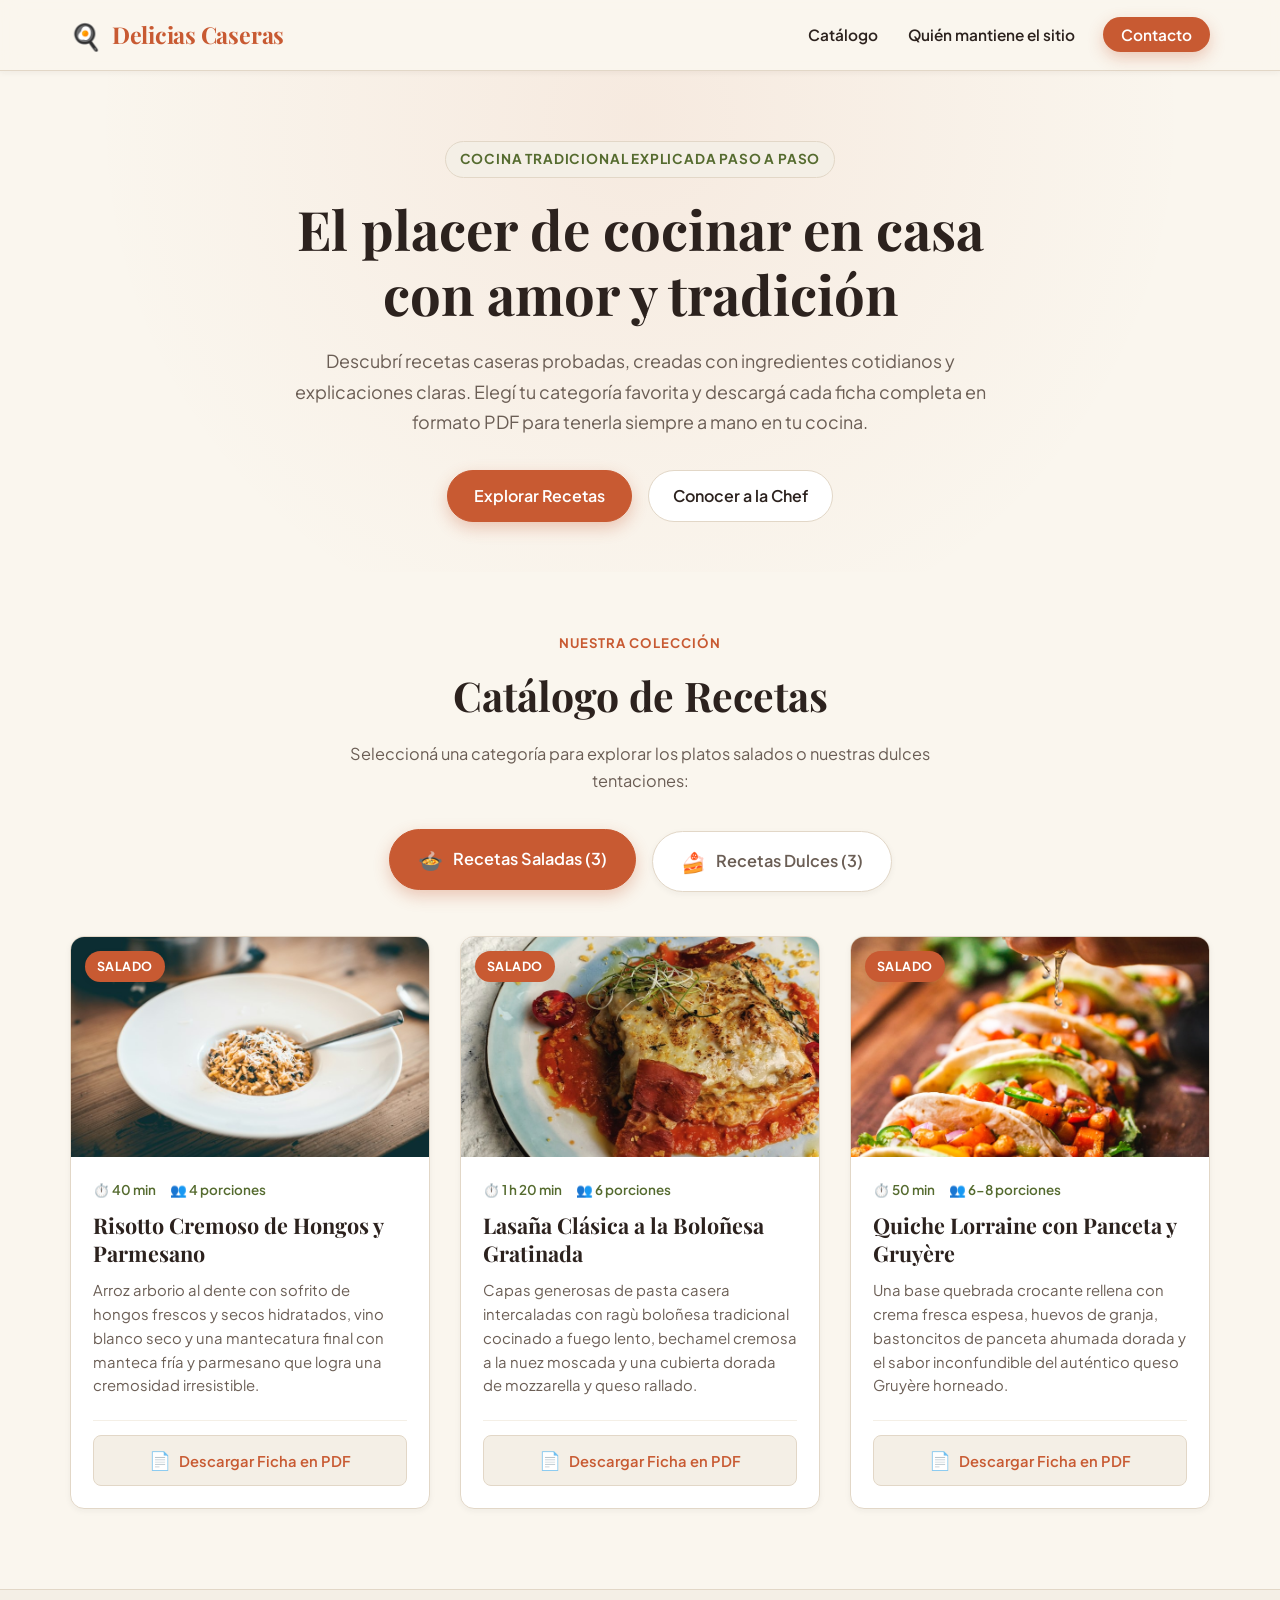
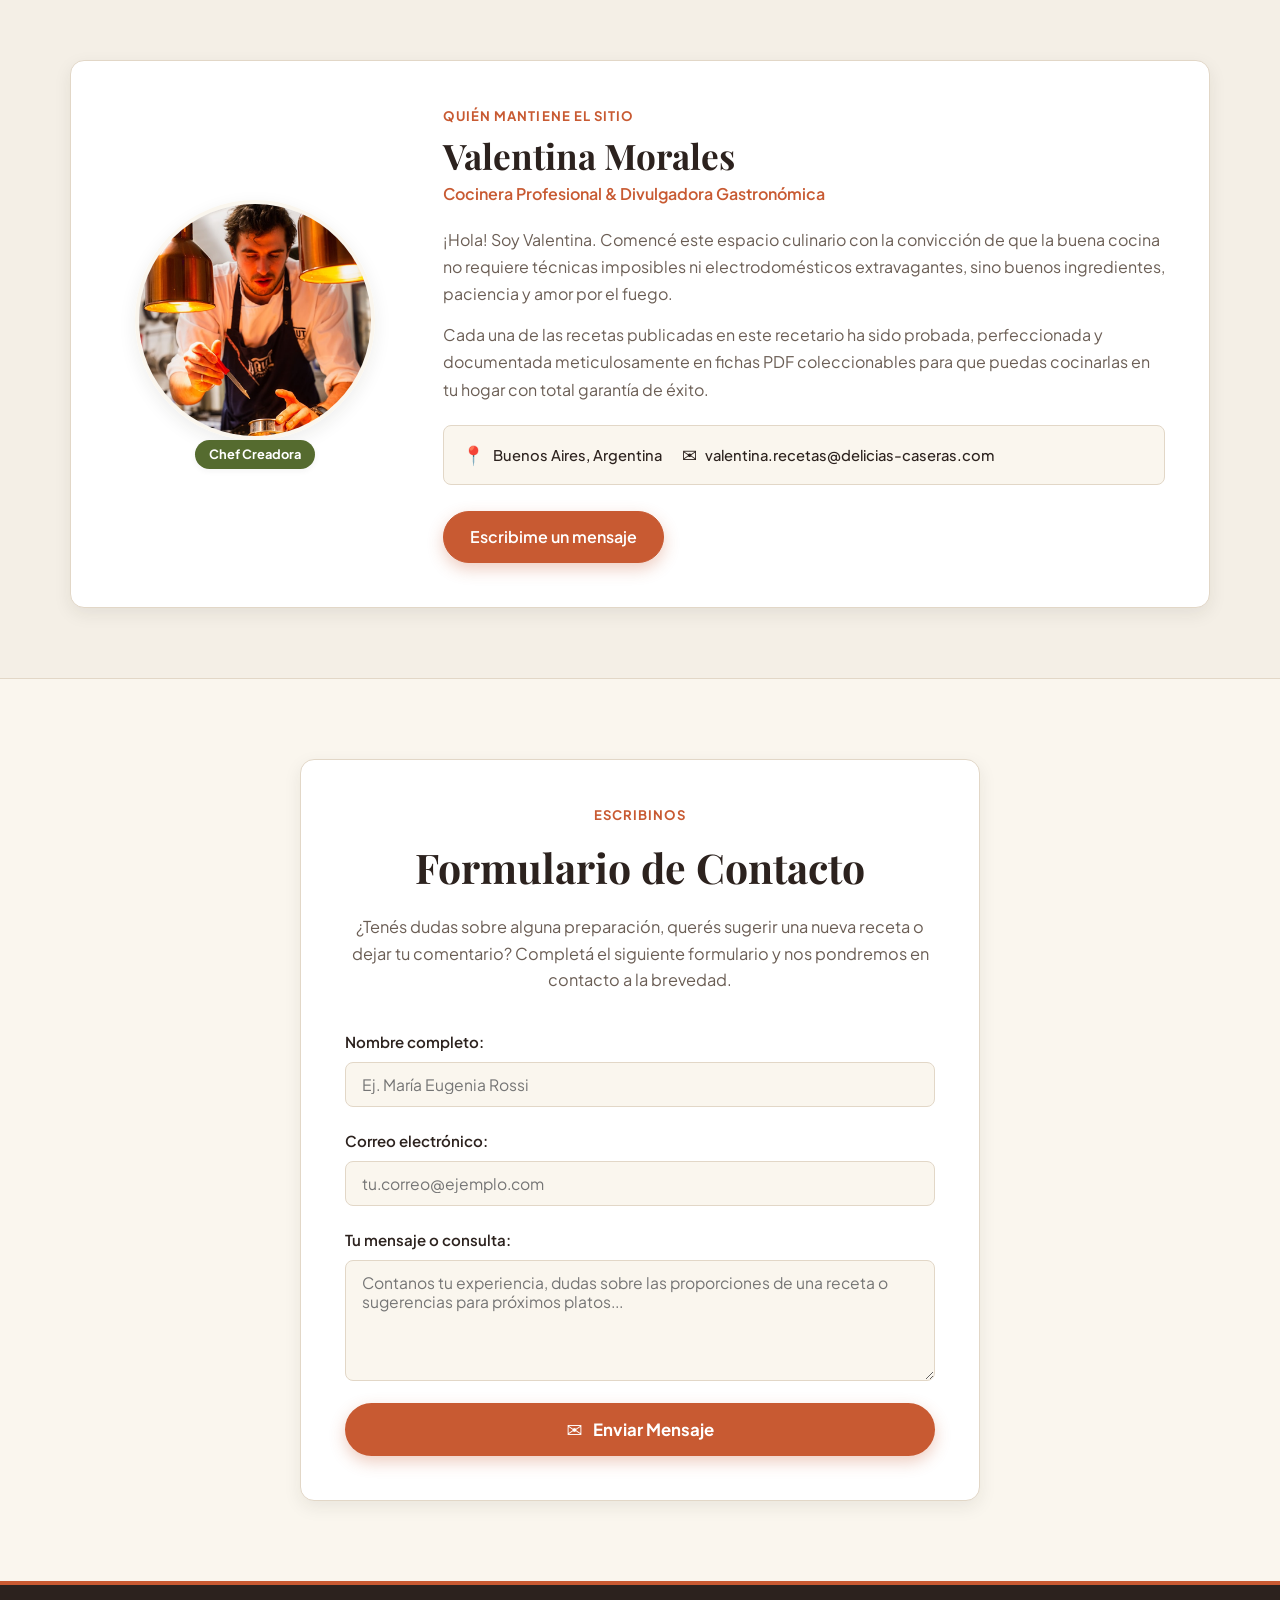
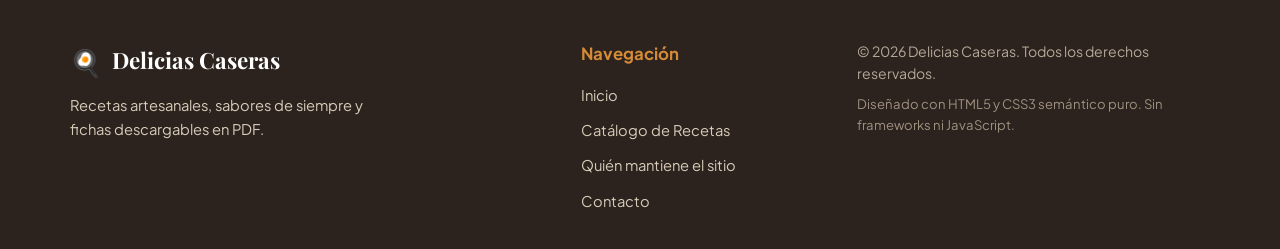
<file: recetas-gemini-flash-3.8/index.html>
<!DOCTYPE html>
<html lang="es">
<head>
  <meta charset="UTF-8">
  <meta name="viewport" content="width=device-width, initial-scale=1.0">
  <title>Delicias Caseras | Recetario de Cocina Artesanal</title>
  
  <!-- 
    Tipografías externas provistas mediante Google Fonts:
    - "Playfair Display": tipografía serif para títulos y encabezados de alta elegancia gastronómica.
    - "Plus Jakarta Sans": tipografía sans-serif geométrica, cálida y de máxima legibilidad para textos y formularios.
  -->
  <link rel="preconnect" href="https://fonts.googleapis.com">
  <link rel="preconnect" href="https://fonts.gstatic.com" crossorigin>
  <link href="https://fonts.googleapis.com/css2?family=Playfair+Display:ital,wght@0,600;0,700;1,400&family=Plus+Jakarta+Sans:wght@400;500;600;700&display=swap" rel="stylesheet">
  
  <!-- Única hoja de estilos externa del proyecto según especificación -->
  <link rel="stylesheet" href="estilosIA.css">
</head>
<body>

  <!-- Barra de Navegación Principal (Visible en todo momento) -->
  <header class="header-principal">
    <nav class="nav-contenedor" aria-label="Navegación principal del sitio">
      <a href="#inicio" class="logo-sitio">
        <span class="logo-icono" aria-hidden="true">🍳</span>
        <span class="logo-texto">Delicias Caseras</span>
      </a>
      
      <ul class="nav-enlaces">
        <li><a href="#catalogo" class="nav-link">Catálogo</a></li>
        <li><a href="#acerca-de" class="nav-link">Quién mantiene el sitio</a></li>
        <li><a href="#contacto" class="nav-link nav-btn-contacto">Contacto</a></li>
      </ul>
    </nav>
  </header>

  <main id="inicio">
    <!-- Sección de Bienvenida / Hero Banner -->
    <section class="hero-seccion" aria-labelledby="hero-titulo">
      <div class="contenedor hero-contenido">
        <span class="hero-etiqueta">Cocina tradicional explicada paso a paso</span>
        <h1 id="hero-titulo" class="hero-titulo">El placer de cocinar en casa con amor y tradición</h1>
        <p class="hero-descripcion">
          Descubrí recetas caseras probadas, creadas con ingredientes cotidianos y explicaciones claras. Elegí tu categoría favorita y descargá cada ficha completa en formato PDF para tenerla siempre a mano en tu cocina.
        </p>
        <div class="hero-acciones">
          <a href="#catalogo" class="btn-primario">Explorar Recetas</a>
          <a href="#acerca-de" class="btn-secundario">Conocer a la Chef</a>
        </div>
      </div>
    </section>

    <!-- Sección Catálogo de Recetas con Selector CSS-only Tabs -->
    <section id="catalogo" class="catalogo-seccion" aria-labelledby="catalogo-titulo">
      <div class="contenedor">
        <div class="seccion-encabezado">
          <span class="seccion-subtitulo-kicker">Nuestra Colección</span>
          <h2 id="catalogo-titulo" class="seccion-titulo">Catálogo de Recetas</h2>
          <p class="seccion-descripcion">
            Seleccioná una categoría para explorar los platos salados o nuestras dulces tentaciones:
          </p>
        </div>

        <!-- 
          Técnica de interactividad CSS-only Tabs:
          Radio buttons ocultos combinados con etiquetas <label> visibles y el selector :checked 
          junto al combinador de hermanos subsiguientes (~) en estilosIA.css.
          Sin una sola línea de JavaScript.
        -->
        <input type="radio" name="categoria" id="tab-salado" class="radio-tab" checked>
        <input type="radio" name="categoria" id="tab-dulce" class="radio-tab">

        <!-- Selector visual de categorías (Botones/Pestañas) -->
        <div class="selector-categorias" role="tablist" aria-label="Categorías de recetas">
          <label for="tab-salado" id="label-salado" class="tab-boton" role="tab" tabindex="0">
            <span class="tab-icono" aria-hidden="true">🍲</span>
            <span>Recetas Saladas (3)</span>
          </label>
          <label for="tab-dulce" id="label-dulce" class="tab-boton" role="tab" tabindex="0">
            <span class="tab-icono" aria-hidden="true">🍰</span>
            <span>Recetas Dulces (3)</span>
          </label>
        </div>

        <!-- Contenedor central donde se muestran las tarjetas según la categoría activa -->
        <div class="recetas-contenedor">
          
          <!-- Bloque de Recetas Saladas (Recetas 1, 2 y 3) -->
          <div class="bloque-categoria bloque-salado" role="region" aria-labelledby="label-salado">
            
            <!-- Receta 1 -->
            <article class="tarjeta-receta">
              <div class="tarjeta-imagen-contenedor">
                <img src="imágenes/receta1.png" alt="Plato recién servido de Risotto cremoso de hongos y parmesano" class="tarjeta-imagen" loading="lazy">
                <span class="tarjeta-categoria-tag tag-salado">Salado</span>
              </div>
              <div class="tarjeta-cuerpo">
                <div class="tarjeta-meta">
                  <span>⏱️ 40 min</span>
                  <span>👥 4 porciones</span>
                </div>
                <h3 class="tarjeta-titulo">Risotto Cremoso de Hongos y Parmesano</h3>
                <p class="tarjeta-descripcion">
                  Arroz arborio al dente con sofrito de hongos frescos y secos hidratados, vino blanco seco y una mantecatura final con manteca fría y parmesano que logra una cremosidad irresistible.
                </p>
                <div class="tarjeta-pie">
                  <a href="recetarios/receta1.pdf" class="btn-descarga" download="receta1.pdf">
                    <span class="icono-descarga" aria-hidden="true">📄</span>
                    Descargar Ficha en PDF
                  </a>
                </div>
              </div>
            </article>

            <!-- Receta 2 -->
            <article class="tarjeta-receta">
              <div class="tarjeta-imagen-contenedor">
                <img src="imágenes/receta2.png" alt="Porción recién horneada de lasaña boloñesa clásica gratinada con queso" class="tarjeta-imagen" loading="lazy">
                <span class="tarjeta-categoria-tag tag-salado">Salado</span>
              </div>
              <div class="tarjeta-cuerpo">
                <div class="tarjeta-meta">
                  <span>⏱️ 1 h 20 min</span>
                  <span>👥 6 porciones</span>
                </div>
                <h3 class="tarjeta-titulo">Lasaña Clásica a la Boloñesa Gratinada</h3>
                <p class="tarjeta-descripcion">
                  Capas generosas de pasta casera intercaladas con ragù boloñesa tradicional cocinado a fuego lento, bechamel cremosa a la nuez moscada y una cubierta dorada de mozzarella y queso rallado.
                </p>
                <div class="tarjeta-pie">
                  <a href="recetarios/receta2.pdf" class="btn-descarga" download="receta2.pdf">
                    <span class="icono-descarga" aria-hidden="true">📄</span>
                    Descargar Ficha en PDF
                  </a>
                </div>
              </div>
            </article>

            <!-- Receta 3 -->
            <article class="tarjeta-receta">
              <div class="tarjeta-imagen-contenedor">
                <img src="imágenes/receta3.png" alt="Tarta quiche lorraine dorada con panceta crocante y queso gruyère" class="tarjeta-imagen" loading="lazy">
                <span class="tarjeta-categoria-tag tag-salado">Salado</span>
              </div>
              <div class="tarjeta-cuerpo">
                <div class="tarjeta-meta">
                  <span>⏱️ 50 min</span>
                  <span>👥 6-8 porciones</span>
                </div>
                <h3 class="tarjeta-titulo">Quiche Lorraine con Panceta y Gruyère</h3>
                <p class="tarjeta-descripcion">
                  Una base quebrada crocante rellena con crema fresca espesa, huevos de granja, bastoncitos de panceta ahumada dorada y el sabor inconfundible del auténtico queso Gruyère horneado.
                </p>
                <div class="tarjeta-pie">
                  <a href="recetarios/receta3.pdf" class="btn-descarga" download="receta3.pdf">
                    <span class="icono-descarga" aria-hidden="true">📄</span>
                    Descargar Ficha en PDF
                  </a>
                </div>
              </div>
            </article>

          </div>

          <!-- Bloque de Recetas Dulces (Recetas 4, 5 y 6) -->
          <div class="bloque-categoria bloque-dulce" role="region" aria-labelledby="label-dulce">
            
            <!-- Receta 4 -->
            <article class="tarjeta-receta">
              <div class="tarjeta-imagen-contenedor">
                <img src="imágenes/receta4.png" alt="Porción de tiramisú clásico italiano espolvoreado con abundante cacao amargo" class="tarjeta-imagen" loading="lazy">
                <span class="tarjeta-categoria-tag tag-dulce">Dulce</span>
              </div>
              <div class="tarjeta-cuerpo">
                <div class="tarjeta-meta">
                  <span>⏱️ 30 min (+ frío)</span>
                  <span>👥 8 porciones</span>
                </div>
                <h3 class="tarjeta-titulo">Tiramisú Clásico Italiano al Café y Mascarpone</h3>
                <p class="tarjeta-descripcion">
                  El postre más emblemático de Italia: suave crema de queso mascarpone batida con yemas y claras montadas, capas de vainillas embebidas en café espresso fuerte y cacao amargo puro.
                </p>
                <div class="tarjeta-pie">
                  <a href="recetarios/receta4.pdf" class="btn-descarga" download="receta4.pdf">
                    <span class="icono-descarga" aria-hidden="true">📄</span>
                    Descargar Ficha en PDF
                  </a>
                </div>
              </div>
            </article>

            <!-- Receta 5 -->
            <article class="tarjeta-receta">
              <div class="tarjeta-imagen-contenedor">
                <img src="imágenes/receta5.png" alt="Cheesecake horneado estilo New York coronado con compota de frutos rojos" class="tarjeta-imagen" loading="lazy">
                <span class="tarjeta-categoria-tag tag-dulce">Dulce</span>
              </div>
              <div class="tarjeta-cuerpo">
                <div class="tarjeta-meta">
                  <span>⏱️ 1 h 15 min</span>
                  <span>👥 10 porciones</span>
                </div>
                <h3 class="tarjeta-titulo">Cheesecake Horneado con Frutos Rojos</h3>
                <p class="tarjeta-descripcion">
                  Tarta horneada a baño María con una base crujiente de galletas a la manteca, corazón aterciopelado de queso crema aromatizado con limón y vainilla, y salsa casera de moras y frambuesas.
                </p>
                <div class="tarjeta-pie">
                  <a href="recetarios/receta5.pdf" class="btn-descarga" download="receta5.pdf">
                    <span class="icono-descarga" aria-hidden="true">📄</span>
                    Descargar Ficha en PDF
                  </a>
                </div>
              </div>
            </article>

            <!-- Receta 6 -->
            <article class="tarjeta-receta">
              <div class="tarjeta-imagen-contenedor">
                <img src="imágenes/receta6.png" alt="Volcán de chocolate caliente con centro de lava fundente saliendo del bizcocho" class="tarjeta-imagen" loading="lazy">
                <span class="tarjeta-categoria-tag tag-dulce">Dulce</span>
              </div>
              <div class="tarjeta-cuerpo">
                <div class="tarjeta-meta">
                  <span>⏱️ 25 min</span>
                  <span>👥 4 unidades</span>
                </div>
                <h3 class="tarjeta-titulo">Volcán de Chocolate con Corazón Fundente</h3>
                <p class="tarjeta-descripcion">
                  Coulant irresistible de chocolate semiamargo al 70% de cacao: exterior de bizcochuelo esponjoso recién horneado que al cortar libera un centro tibio y sedoso de chocolate fundido.
                </p>
                <div class="tarjeta-pie">
                  <a href="recetarios/receta6.pdf" class="btn-descarga" download="receta6.pdf">
                    <span class="icono-descarga" aria-hidden="true">📄</span>
                    Descargar Ficha en PDF
                  </a>
                </div>
              </div>
            </article>

          </div>

        </div>
      </div>
    </section>

    <!-- Sección Quién Mantiene el Sitio ("Acerca de") -->
    <section id="acerca-de" class="acerca-seccion" aria-labelledby="acerca-titulo">
      <div class="contenedor">
        <div class="acerca-tarjeta">
          <div class="acerca-foto-col">
            <img src="imágenes/autora.png" alt="Fotografía de Valentina Morales, cocinera y creadora del sitio" class="acerca-foto" loading="lazy">
            <div class="acerca-insignia">Chef Creadora</div>
          </div>
          <div class="acerca-info-col">
            <span class="seccion-subtitulo-kicker">Quién mantiene el sitio</span>
            <h2 id="acerca-titulo" class="acerca-nombre">Valentina Morales</h2>
            <p class="acerca-rol">Cocinera Profesional & Divulgadora Gastronómica</p>
            <p class="acerca-bio">
              ¡Hola! Soy Valentina. Comencé este espacio culinario con la convicción de que la buena cocina no requiere técnicas imposibles ni electrodomésticos extravagantes, sino buenos ingredientes, paciencia y amor por el fuego.
            </p>
            <p class="acerca-bio">
              Cada una de las recetas publicadas en este recetario ha sido probada, perfeccionada y documentada meticulosamente en fichas PDF coleccionables para que puedas cocinarlas en tu hogar con total garantía de éxito.
            </p>
            <div class="acerca-contacto-directo">
              <div class="contacto-item">
                <span class="contacto-item-icono" aria-hidden="true">📍</span>
                <span>Buenos Aires, Argentina</span>
              </div>
              <div class="contacto-item">
                <span class="contacto-item-icono" aria-hidden="true">✉️</span>
                <span>valentina.recetas@delicias-caseras.com</span>
              </div>
            </div>
            <div class="acerca-cta">
              <a href="#contacto" class="btn-primario">Escribime un mensaje</a>
            </div>
          </div>
        </div>
      </div>
    </section>

    <!-- Sección Contacto: Formulario en HTML puro -->
    <section id="contacto" class="contacto-seccion" aria-labelledby="contacto-titulo">
      <div class="contenedor">
        <div class="contacto-caja">
          <div class="seccion-encabezado">
            <span class="seccion-subtitulo-kicker">Escribinos</span>
            <h2 id="contacto-titulo" class="seccion-titulo">Formulario de Contacto</h2>
            <p class="seccion-descripcion">
              ¿Tenés dudas sobre alguna preparación, querés sugerir una nueva receta o dejar tu comentario? Completá el siguiente formulario y nos pondremos en contacto a la brevedad.
            </p>
          </div>

          <!-- Formulario simple en HTML puro -->
          <form action="#" method="get" class="formulario-contacto">
            <div class="campo-grupo">
              <label for="nombre" class="campo-label">Nombre completo:</label>
              <input 
                type="text" 
                id="nombre" 
                name="nombre" 
                class="campo-input" 
                placeholder="Ej. María Eugenia Rossi" 
                required 
                autocomplete="name"
              >
            </div>

            <div class="campo-grupo">
              <label for="email" class="campo-label">Correo electrónico:</label>
              <input 
                type="email" 
                id="email" 
                name="email" 
                class="campo-input" 
                placeholder="tu.correo@ejemplo.com" 
                required 
                autocomplete="email"
              >
            </div>

            <div class="campo-grupo">
              <label for="mensaje" class="campo-label">Tu mensaje o consulta:</label>
              <textarea 
                id="mensaje" 
                name="mensaje" 
                class="campo-textarea" 
                rows="5" 
                placeholder="Contanos tu experiencia, dudas sobre las proporciones de una receta o sugerencias para próximos platos..." 
                required
              ></textarea>
            </div>

            <div class="formulario-acciones">
              <button type="submit" class="btn-enviar">
                <span class="btn-icono" aria-hidden="true">✉️</span>
                Enviar Mensaje
              </button>
            </div>
          </form>
        </div>
      </div>
    </section>
  </main>

  <!-- Pie de Página -->
  <footer class="pie-sitio">
    <div class="contenedor pie-contenido">
      <div class="pie-info">
        <div class="pie-logo">
          <span class="logo-icono" aria-hidden="true">🍳</span>
          <span class="logo-texto">Delicias Caseras</span>
        </div>
        <p class="pie-lema">Recetas artesanales, sabores de siempre y fichas descargables en PDF.</p>
      </div>

      <div class="pie-enlaces">
        <h4 class="pie-subtitulo">Navegación</h4>
        <ul>
          <li><a href="#inicio">Inicio</a></li>
          <li><a href="#catalogo">Catálogo de Recetas</a></li>
          <li><a href="#acerca-de">Quién mantiene el sitio</a></li>
          <li><a href="#contacto">Contacto</a></li>
        </ul>
      </div>

      <div class="pie-creditos">
        <p>&copy; 2026 Delicias Caseras. Todos los derechos reservados.</p>
        <p class="pie-subtexto">Diseñado con HTML5 y CSS3 semántico puro. Sin frameworks ni JavaScript.</p>
      </div>
    </div>
  </footer>

</body>
</html>
</file>
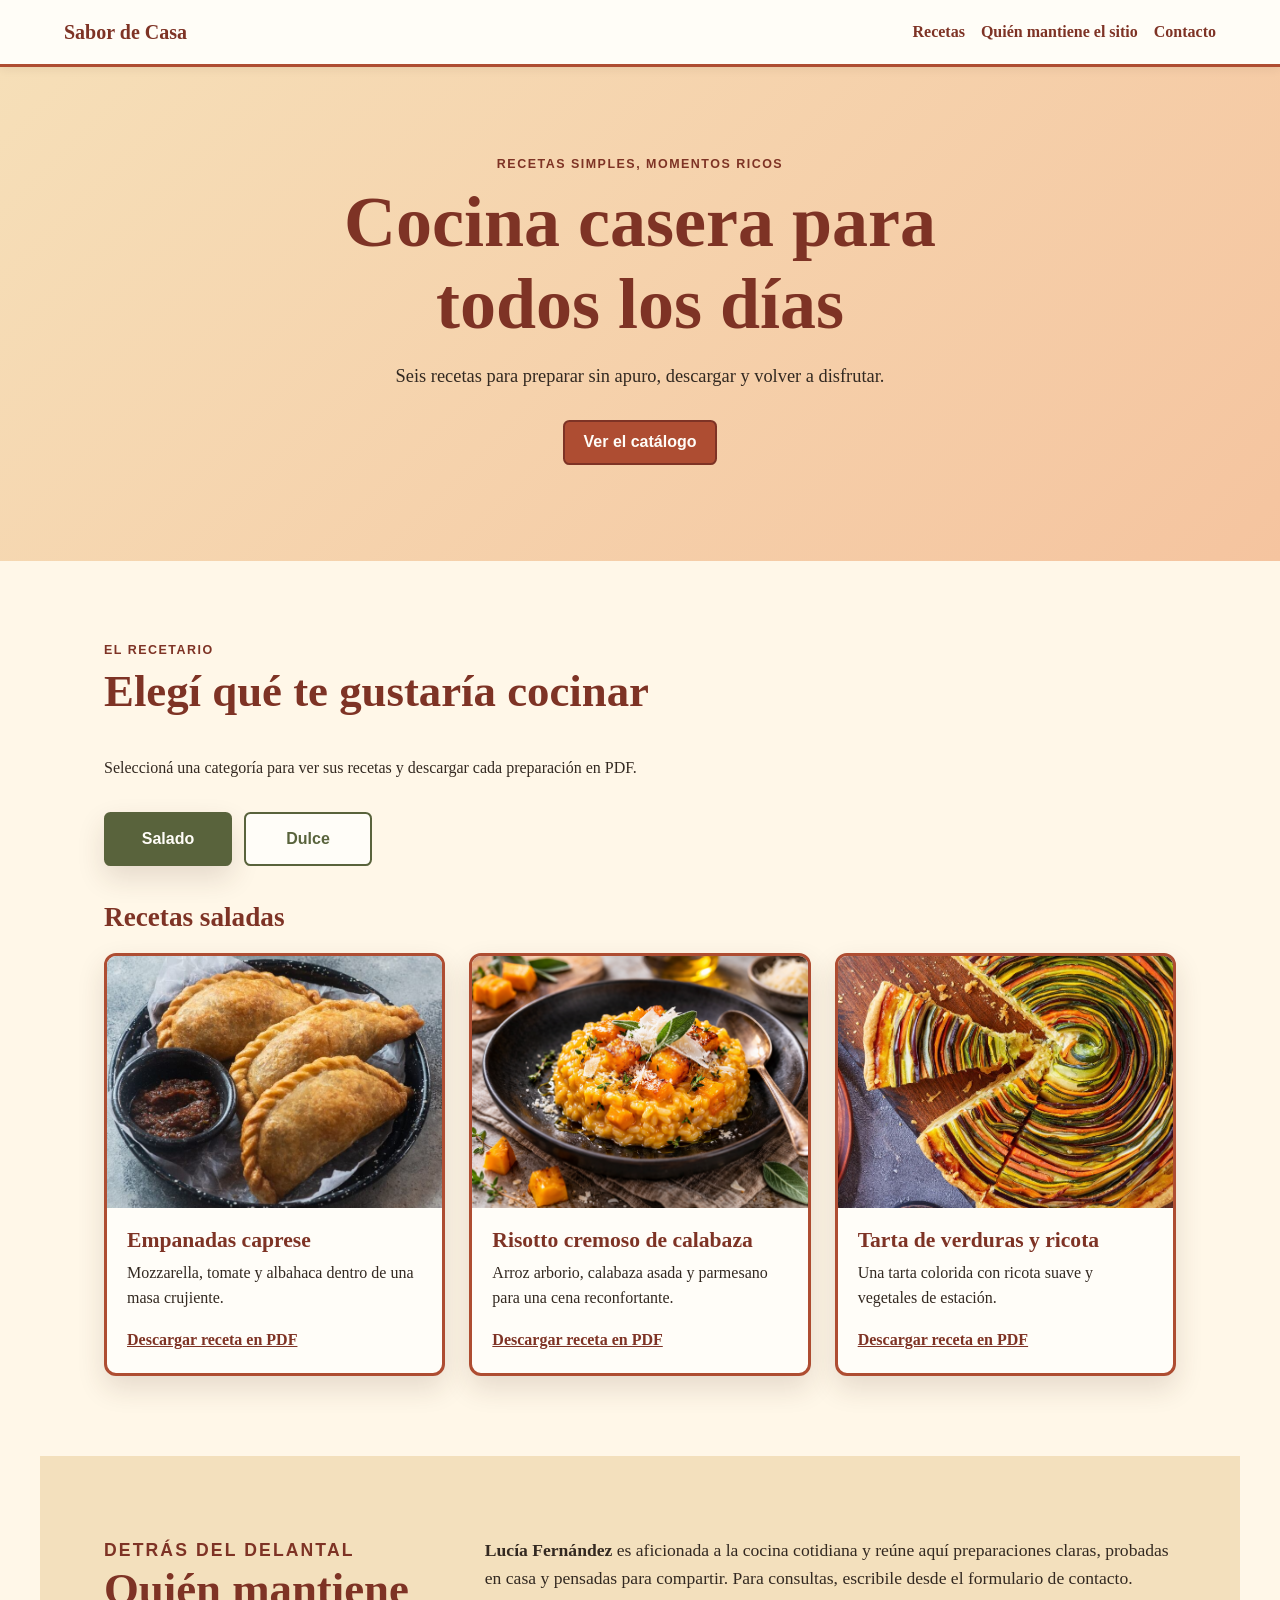
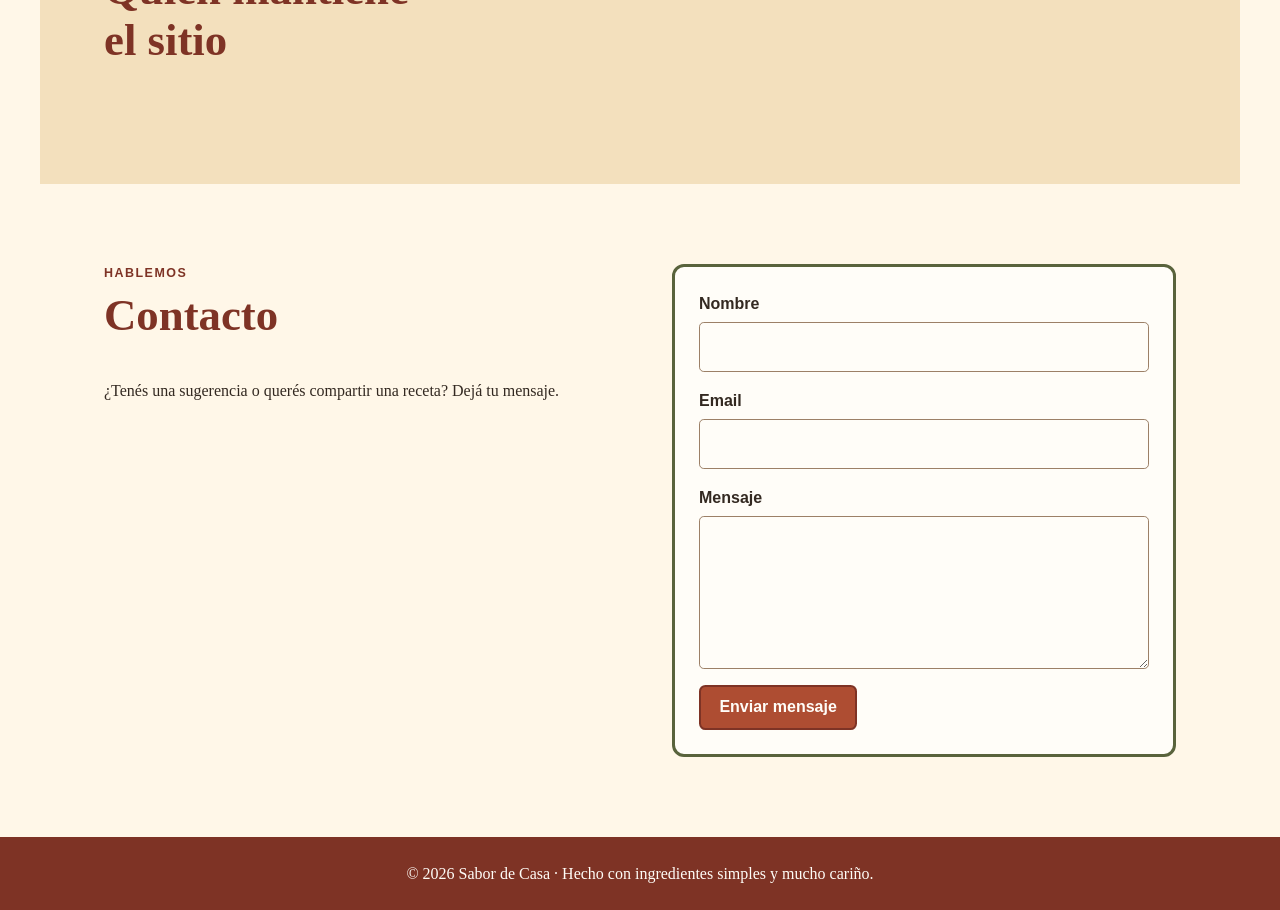
<file: recetas-gpt-terra-5.6/index.html>
<!doctype html>
<html lang="es">
<head>
  <meta charset="utf-8">
  <meta name="viewport" content="width=device-width, initial-scale=1">
  <meta name="description" content="Recetario casero con platos salados y dulces para descargar.">
  <title>Sabor de Casa | Recetas</title>
  <link rel="stylesheet" href="estilosIA.css">
</head>
<body>
  <header class="encabezado">
    <nav class="navegacion" aria-label="Navegación principal">
      <a class="marca" href="#inicio">Sabor de Casa</a>
      <ul>
        <li><a href="#catalogo">Recetas</a></li>
        <li><a href="#acerca-de">Quién mantiene el sitio</a></li>
        <li><a href="#contacto">Contacto</a></li>
      </ul>
    </nav>
    <section id="inicio" class="presentacion" aria-labelledby="titulo-principal">
      <p class="eyebrow">Recetas simples, momentos ricos</p>
      <h1 id="titulo-principal">Cocina casera para todos los días</h1>
      <p>Seis recetas para preparar sin apuro, descargar y volver a disfrutar.</p>
      <a class="boton" href="#catalogo">Ver el catálogo</a>
    </section>
  </header>

  <main>
    <section id="catalogo" class="catalogo" aria-labelledby="titulo-catalogo">
      <div class="seccion-titulo">
        <p class="eyebrow">El recetario</p>
        <h2 id="titulo-catalogo">Elegí qué te gustaría cocinar</h2>
        <p>Seleccioná una categoría para ver sus recetas y descargar cada preparación en PDF.</p>
      </div>

      <input class="tab-input" type="radio" name="categoria" id="salado" checked>
      <input class="tab-input" type="radio" name="categoria" id="dulce">
      <div class="tabs" role="tablist" aria-label="Categorías de recetas">
        <label for="salado" role="tab">Salado</label>
        <label for="dulce" role="tab">Dulce</label>
      </div>

      <div class="grupos-recetas">
        <section class="grupo-recetas salado" aria-labelledby="titulo-salado">
          <h3 id="titulo-salado">Recetas saladas</h3>
          <div class="tarjetas">
            <article class="tarjeta-receta">
              <img src="imágenes/receta1.png" alt="Empanadas doradas servidas en un plato">
              <div class="tarjeta-contenido"><h4>Empanadas caprese</h4><p>Mozzarella, tomate y albahaca dentro de una masa crujiente.</p><a href="recetarios/receta1.pdf" download>Descargar receta en PDF</a></div>
            </article>
            <article class="tarjeta-receta">
              <img src="imágenes/receta2.png" alt="Risotto cremoso de calabaza con hierbas">
              <div class="tarjeta-contenido"><h4>Risotto cremoso de calabaza</h4><p>Arroz arborio, calabaza asada y parmesano para una cena reconfortante.</p><a href="recetarios/receta2.pdf" download>Descargar receta en PDF</a></div>
            </article>
            <article class="tarjeta-receta">
              <img src="imágenes/receta3.png" alt="Tarta horneada con verduras en espiral">
              <div class="tarjeta-contenido"><h4>Tarta de verduras y ricota</h4><p>Una tarta colorida con ricota suave y vegetales de estación.</p><a href="recetarios/receta3.pdf" download>Descargar receta en PDF</a></div>
            </article>
          </div>
        </section>
        <section class="grupo-recetas dulce" aria-labelledby="titulo-dulce">
          <h3 id="titulo-dulce">Recetas dulces</h3>
          <div class="tarjetas">
            <article class="tarjeta-receta">
              <img src="imágenes/receta4.png" alt="Cuadrados de brownie de chocolate">
              <div class="tarjeta-contenido"><h4>Brownies de chocolate</h4><p>Intensos, húmedos y con una costra delicadamente crocante.</p><a href="recetarios/receta4.pdf" download>Descargar receta en PDF</a></div>
            </article>
            <article class="tarjeta-receta">
              <img src="imágenes/receta5.png" alt="Porción de lemon pie con merengue tostado">
              <div class="tarjeta-contenido"><h4>Lemon pie con merengue</h4><p>Base crocante, crema cítrica y un copete de merengue italiano.</p><a href="recetarios/receta5.pdf" download>Descargar receta en PDF</a></div>
            </article>
            <article class="tarjeta-receta">
              <img src="imágenes/receta6.png" alt="Budín de banana cortado en rodajas">
              <div class="tarjeta-contenido"><h4>Budín de banana y nueces</h4><p>La solución más rica para aprovechar bananas maduras.</p><a href="recetarios/receta6.pdf" download>Descargar receta en PDF</a></div>
            </article>
          </div>
        </section>
      </div>
    </section>

    <section id="acerca-de" class="acerca-de" aria-labelledby="titulo-acerca-de">
      <div><p class="eyebrow">Detrás del delantal</p><h2 id="titulo-acerca-de">Quién mantiene el sitio</h2></div>
      <p><strong>Lucía Fernández</strong> es aficionada a la cocina cotidiana y reúne aquí preparaciones claras, probadas en casa y pensadas para compartir. Para consultas, escribile desde el formulario de contacto.</p>
    </section>

    <section id="contacto" class="contacto" aria-labelledby="titulo-contacto">
      <div><p class="eyebrow">Hablemos</p><h2 id="titulo-contacto">Contacto</h2><p>¿Tenés una sugerencia o querés compartir una receta? Dejá tu mensaje.</p></div>
      <form action="#contacto" method="post">
        <div><label for="nombre">Nombre</label><input id="nombre" name="nombre" type="text" autocomplete="name" required></div>
        <div><label for="email">Email</label><input id="email" name="email" type="email" autocomplete="email" required></div>
        <div><label for="mensaje">Mensaje</label><textarea id="mensaje" name="mensaje" rows="5" required></textarea></div>
        <button type="submit">Enviar mensaje</button>
      </form>
    </section>
  </main>

  <footer><p>© 2026 Sabor de Casa · Hecho con ingredientes simples y mucho cariño.</p></footer>
</body>
</html>
</file>
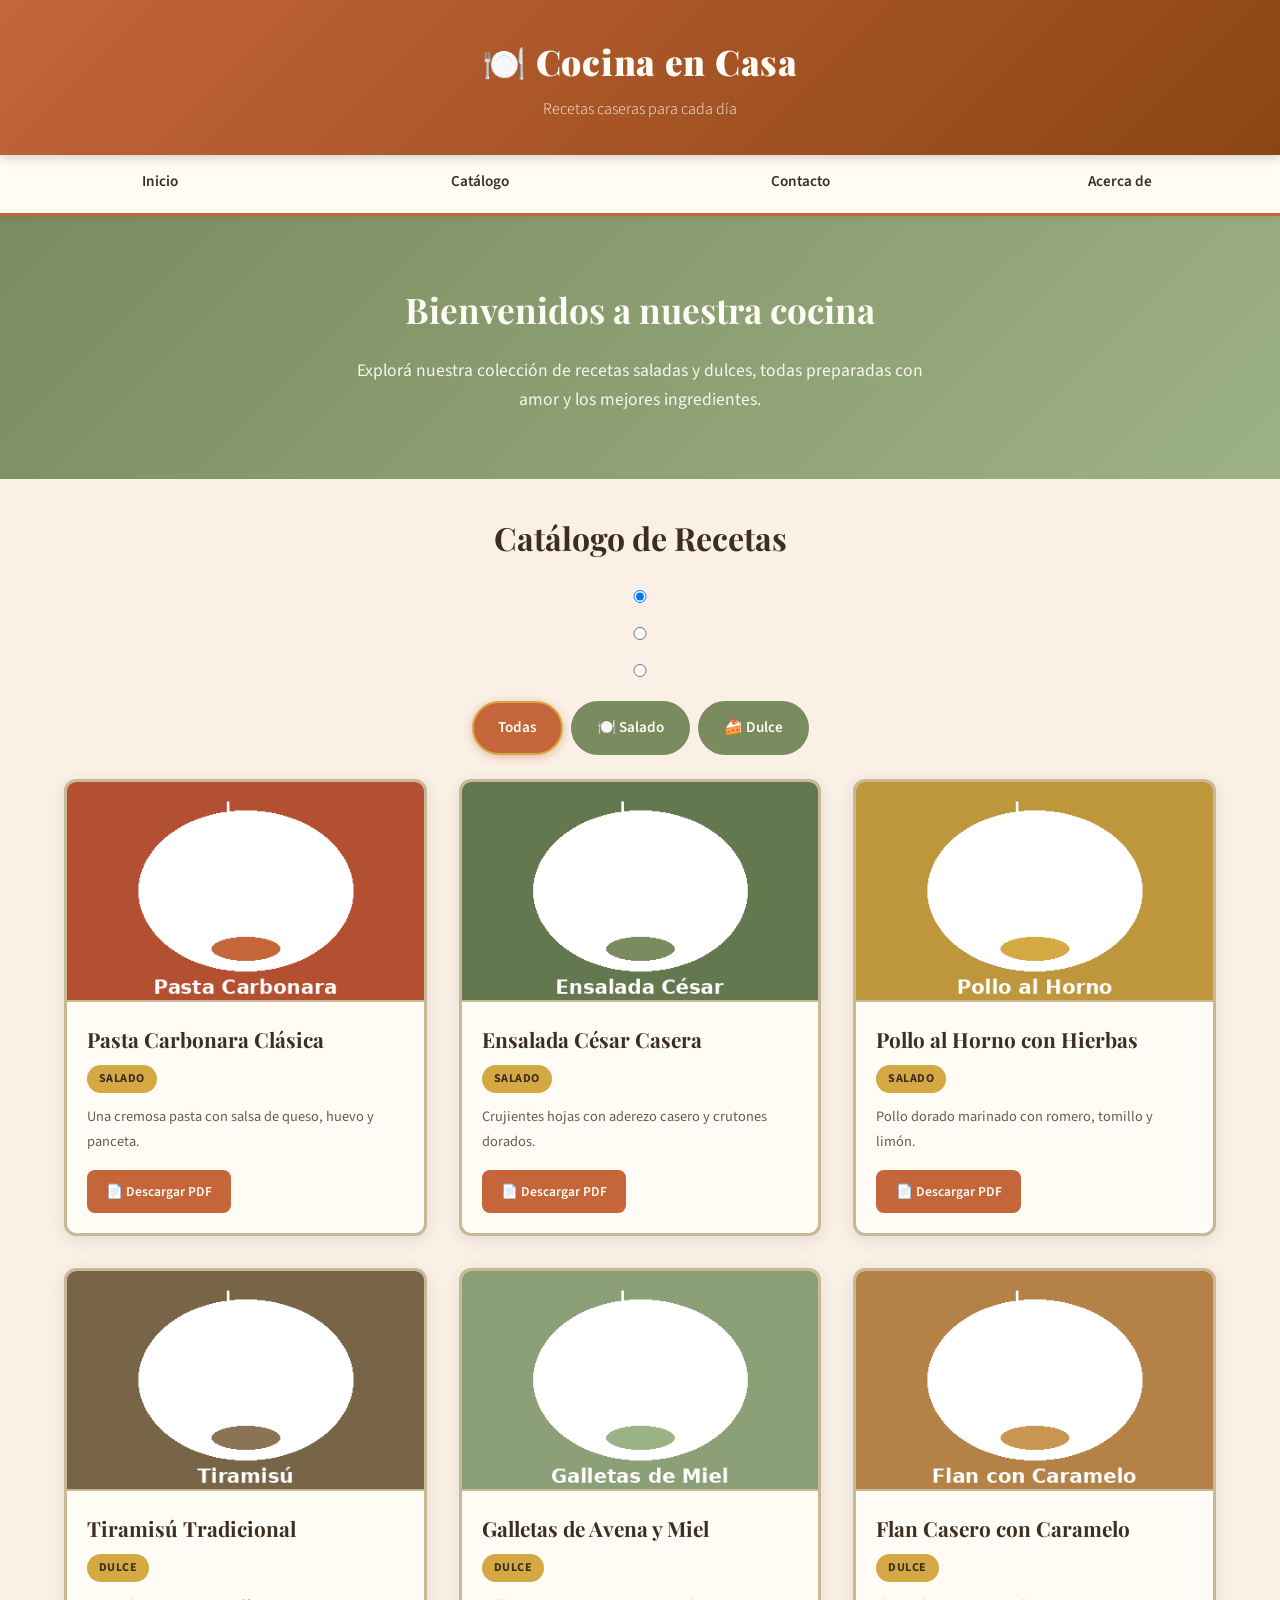
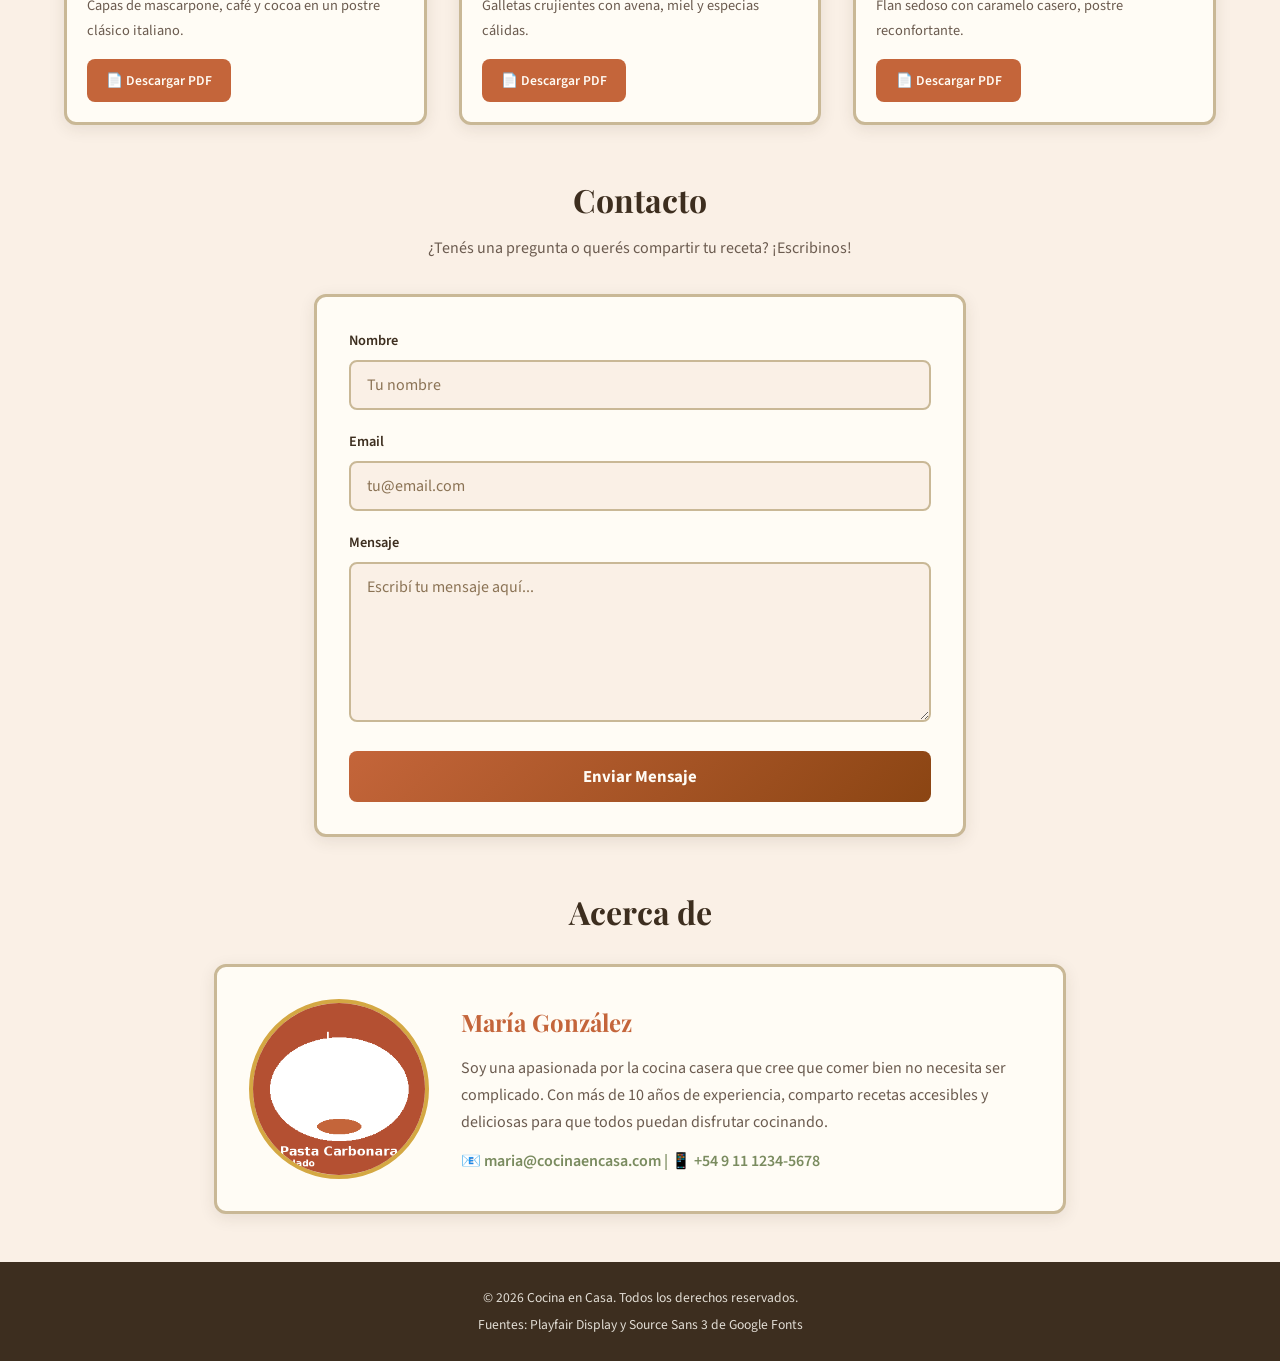
<file: otros/recetas-ling.3.0-flash-free/index.html>
<!DOCTYPE html>
<html lang="es">
<head>
  <meta charset="UTF-8">
  <meta name="viewport" content="width=device-width, initial-scale=1.0">
  <title>Cocina en Casa — Recetas</title>
  <link rel="preconnect" href="https://fonts.googleapis.com">
  <link rel="preconnect" href="https://fonts.gstatic.com" crossorigin>
  <link href="https://fonts.googleapis.com/css2?family=Playfair+Display:wght@400;700;900&family=Source+Sans+3:wght@300;400;600;700&display=swap" rel="stylesheet">
  <link rel="stylesheet" href="estilosIA.css">
</head>
<body>

  <header class="site-header">
    <div class="header-inner">
      <h1 class="site-logo">🍽️ Cocina en Casa</h1>
      <p class="site-tagline">Recetas caseras para cada día</p>
    </div>
  </header>

  <nav class="main-nav" aria-label="Navegación principal">
    <ul class="nav-list">
      <li><a href="#inicio" class="nav-link">Inicio</a></li>
      <li><a href="#catalogo" class="nav-link">Catálogo</a></li>
      <li><a href="#contacto" class="nav-link">Contacto</a></li>
      <li><a href="#acerca" class="nav-link">Acerca de</a></li>
    </ul>
  </nav>

  <main>
    <section id="inicio" class="hero">
      <h2>Bienvenidos a nuestra cocina</h2>
      <p>Explorá nuestra colección de recetas saladas y dulces, todas preparadas con amor y los mejores ingredientes.</p>
    </section>

    <section id="catalogo" class="catalogo">
      <h2>Catálogo de Recetas</h2>

      <div class="catalogo-body">
        <input type="radio" id="cat-todo" name="categoria" value="todo" checked>
        <input type="radio" id="cat-salado" name="categoria" value="salado">
        <input type="radio" id="cat-dulce" name="categoria" value="dulce">

        <div class="selector-categoria">
          <label for="cat-todo" class="tab-btn">Todas</label>
          <label for="cat-salado" class="tab-btn">🍽️ Salado</label>
          <label for="cat-dulce" class="tab-btn">🍰 Dulce</label>
        </div>

        <div class="zona-recetas">
          <div class="recetas-block" id="bloque-todo">
            <div class="tarjetas-grid">
              <article class="tarjeta">
                <img src="imágenes/receta1.png" alt="Pasta Carbonara Clásica" class="tarjeta-img">
                <div class="tarjeta-body">
                  <h3 class="tarjeta-titulo">Pasta Carbonara Clásica</h3>
                  <span class="tarjeta-badge">Salado</span>
                  <p class="tarjeta-desc">Una cremosa pasta con salsa de queso, huevo y panceta.</p>
                  <a href="recetarios/receta1.pdf" class="tarjeta-link" download="receta1.pdf">📄 Descargar PDF</a>
                </div>
              </article>
              <article class="tarjeta">
                <img src="imágenes/receta2.png" alt="Ensalada César Casera" class="tarjeta-img">
                <div class="tarjeta-body">
                  <h3 class="tarjeta-titulo">Ensalada César Casera</h3>
                  <span class="tarjeta-badge">Salado</span>
                  <p class="tarjeta-desc">Crujientes hojas con aderezo casero y crutones dorados.</p>
                  <a href="recetarios/receta2.pdf" class="tarjeta-link" download="receta2.pdf">📄 Descargar PDF</a>
                </div>
              </article>
              <article class="tarjeta">
                <img src="imágenes/receta3.png" alt="Pollo al Horno con Hierbas" class="tarjeta-img">
                <div class="tarjeta-body">
                  <h3 class="tarjeta-titulo">Pollo al Horno con Hierbas</h3>
                  <span class="tarjeta-badge">Salado</span>
                  <p class="tarjeta-desc">Pollo dorado marinado con romero, tomillo y limón.</p>
                  <a href="recetarios/receta3.pdf" class="tarjeta-link" download="receta3.pdf">📄 Descargar PDF</a>
                </div>
              </article>
              <article class="tarjeta">
                <img src="imágenes/receta4.png" alt="Tiramisú Tradicional" class="tarjeta-img">
                <div class="tarjeta-body">
                  <h3 class="tarjeta-titulo">Tiramisú Tradicional</h3>
                  <span class="tarjeta-badge">Dulce</span>
                  <p class="tarjeta-desc">Capas de mascarpone, café y cocoa en un postre clásico italiano.</p>
                  <a href="recetarios/receta4.pdf" class="tarjeta-link" download="receta4.pdf">📄 Descargar PDF</a>
                </div>
              </article>
              <article class="tarjeta">
                <img src="imágenes/receta5.png" alt="Galletas de Avena y Miel" class="tarjeta-img">
                <div class="tarjeta-body">
                  <h3 class="tarjeta-titulo">Galletas de Avena y Miel</h3>
                  <span class="tarjeta-badge">Dulce</span>
                  <p class="tarjeta-desc">Galletas crujientes con avena, miel y especias cálidas.</p>
                  <a href="recetarios/receta5.pdf" class="tarjeta-link" download="receta5.pdf">📄 Descargar PDF</a>
                </div>
              </article>
              <article class="tarjeta">
                <img src="imágenes/receta6.png" alt="Flan Casero con Caramelo" class="tarjeta-img">
                <div class="tarjeta-body">
                  <h3 class="tarjeta-titulo">Flan Casero con Caramelo</h3>
                  <span class="tarjeta-badge">Dulce</span>
                  <p class="tarjeta-desc">Flan sedoso con caramelo casero, postre reconfortante.</p>
                  <a href="recetarios/receta6.pdf" class="tarjeta-link" download="receta6.pdf">📄 Descargar PDF</a>
                </div>
              </article>
            </div>
          </div>

          <div class="recetas-block" id="bloque-salado">
            <div class="tarjetas-grid">
              <article class="tarjeta">
                <img src="imágenes/receta1.png" alt="Pasta Carbonara Clásica" class="tarjeta-img">
                <div class="tarjeta-body">
                  <h3 class="tarjeta-titulo">Pasta Carbonara Clásica</h3>
                  <span class="tarjeta-badge">Salado</span>
                  <p class="tarjeta-desc">Una cremosa pasta con salsa de queso, huevo y panceta.</p>
                  <a href="recetarios/receta1.pdf" class="tarjeta-link" download="receta1.pdf">📄 Descargar PDF</a>
                </div>
              </article>
              <article class="tarjeta">
                <img src="imágenes/receta2.png" alt="Ensalada César Casera" class="tarjeta-img">
                <div class="tarjeta-body">
                  <h3 class="tarjeta-titulo">Ensalada César Casera</h3>
                  <span class="tarjeta-badge">Salado</span>
                  <p class="tarjeta-desc">Crujientes hojas con aderezo casero y crutones dorados.</p>
                  <a href="recetarios/receta2.pdf" class="tarjeta-link" download="receta2.pdf">📄 Descargar PDF</a>
                </div>
              </article>
              <article class="tarjeta">
                <img src="imágenes/receta3.png" alt="Pollo al Horno con Hierbas" class="tarjeta-img">
                <div class="tarjeta-body">
                  <h3 class="tarjeta-titulo">Pollo al Horno con Hierbas</h3>
                  <span class="tarjeta-badge">Salado</span>
                  <p class="tarjeta-desc">Pollo dorado marinado con romero, tomillo y limón.</p>
                  <a href="recetarios/receta3.pdf" class="tarjeta-link" download="receta3.pdf">📄 Descargar PDF</a>
                </div>
              </article>
            </div>
          </div>

          <div class="recetas-block" id="bloque-dulce">
            <div class="tarjetas-grid">
              <article class="tarjeta">
                <img src="imágenes/receta4.png" alt="Tiramisú Tradicional" class="tarjeta-img">
                <div class="tarjeta-body">
                  <h3 class="tarjeta-titulo">Tiramisú Tradicional</h3>
                  <span class="tarjeta-badge">Dulce</span>
                  <p class="tarjeta-desc">Capas de mascarpone, café y cocoa en un postre clásico italiano.</p>
                  <a href="recetarios/receta4.pdf" class="tarjeta-link" download="receta4.pdf">📄 Descargar PDF</a>
                </div>
              </article>
              <article class="tarjeta">
                <img src="imágenes/receta5.png" alt="Galletas de Avena y Miel" class="tarjeta-img">
                <div class="tarjeta-body">
                  <h3 class="tarjeta-titulo">Galletas de Avena y Miel</h3>
                  <span class="tarjeta-badge">Dulce</span>
                  <p class="tarjeta-desc">Galletas crujientes con avena, miel y especias cálidas.</p>
                  <a href="recetarios/receta5.pdf" class="tarjeta-link" download="receta5.pdf">📄 Descargar PDF</a>
                </div>
              </article>
              <article class="tarjeta">
                <img src="imágenes/receta6.png" alt="Flan Casero con Caramelo" class="tarjeta-img">
                <div class="tarjeta-body">
                  <h3 class="tarjeta-titulo">Flan Casero con Caramelo</h3>
                  <span class="tarjeta-badge">Dulce</span>
                  <p class="tarjeta-desc">Flan sedoso con caramelo casero, postre reconfortante.</p>
                  <a href="recetarios/receta6.pdf" class="tarjeta-link" download="receta6.pdf">📄 Descargar PDF</a>
                </div>
              </article>
            </div>
          </div>
        </div>
      </div>
    </section>

    <section id="contacto" class="contacto">
      <h2>Contacto</h2>
      <p>¿Tenés una pregunta o querés compartir tu receta? ¡Escribinos!</p>
      <form action="#" method="POST" class="formulario" id="form-contacto">
        <div class="form-grupo">
          <label for="nombre">Nombre</label>
          <input type="text" id="nombre" name="nombre" placeholder="Tu nombre" required>
        </div>
        <div class="form-grupo">
          <label for="email">Email</label>
          <input type="email" id="email" name="email" placeholder="tu@email.com" required>
        </div>
        <div class="form-grupo">
          <label for="mensaje">Mensaje</label>
          <textarea id="mensaje" name="mensaje" rows="6" placeholder="Escribí tu mensaje aquí..." required></textarea>
        </div>
        <button type="submit" class="btn-enviar">Enviar Mensaje</button>
      </form>
    </section>

    <section id="acerca" class="acerca">
      <h2>Acerca de</h2>
      <div class="acerca-contenido">
        <div class="acerca-foto">
          <img src="imágenes/receta1.png" alt="Foto de María González, chef" class="acerca-img">
        </div>
        <div class="acerca-info">
          <h3>María González</h3>
          <p class="acerca-desc">Soy una apasionada por la cocina casera que cree que comer bien no necesita ser complicado. Con más de 10 años de experiencia, comparto recetas accesibles y deliciosas para que todos puedan disfrutar cocinando.</p>
          <p class="acerca-contacto">📧 maria@cocinaencasa.com | 📱 +54 9 11 1234-5678</p>
        </div>
      </div>
    </section>
  </main>

  <footer class="site-footer">
    <p>&copy; 2026 Cocina en Casa. Todos los derechos reservados.</p>
    <p class="footer-fonts">Fuentes: Playfair Display y Source Sans 3 de Google Fonts</p>
  </footer>

</body>
</html>
</file>
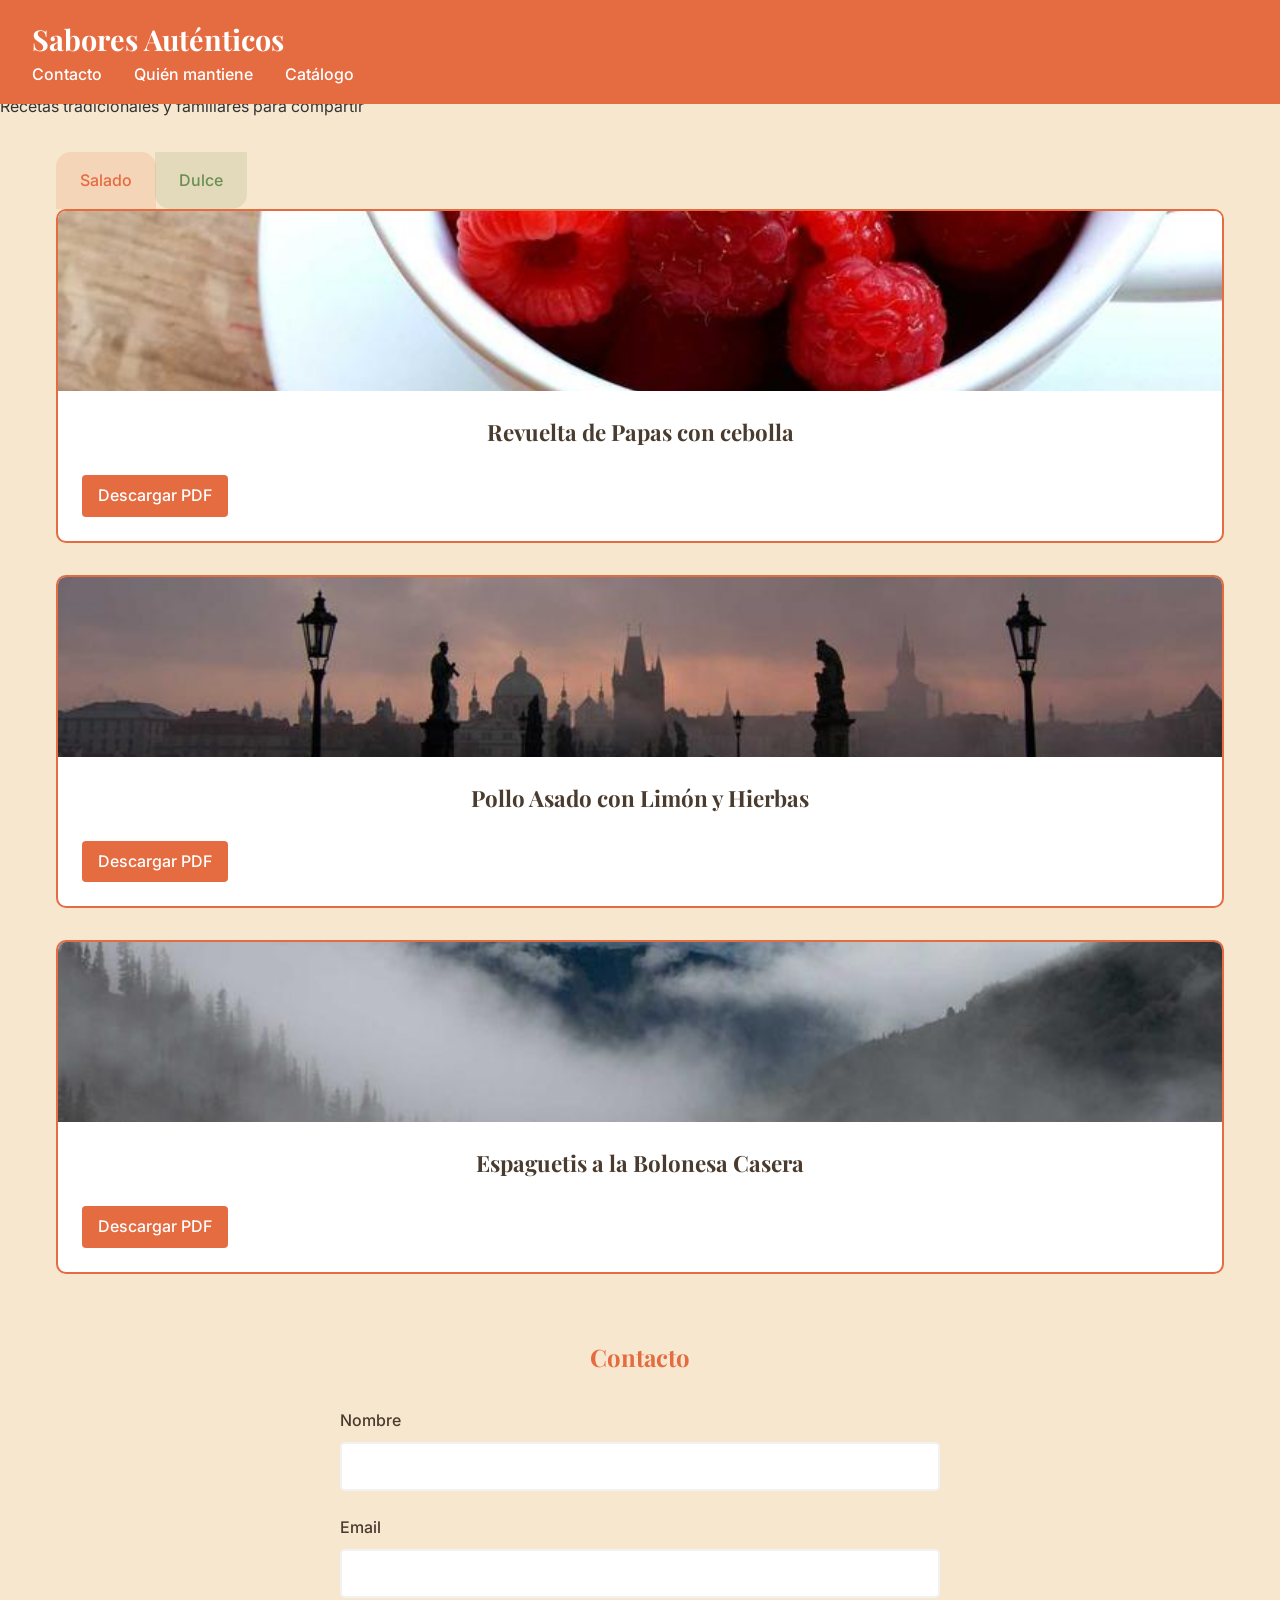
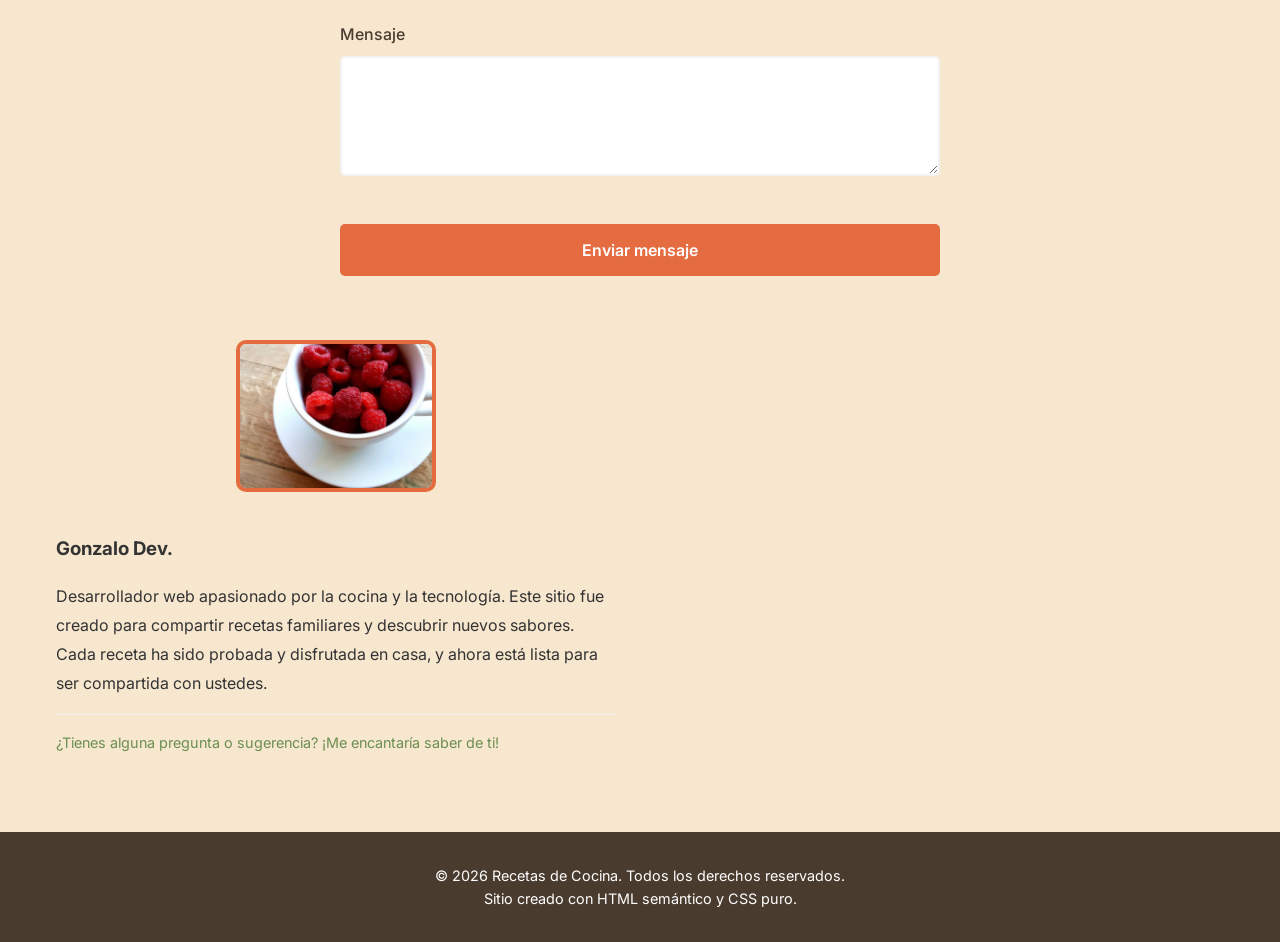
<file: otros/recetas-nemotron-3.5-lightning-free/index.html>
<!DOCTYPE html>
<html lang="es">
<head>
  <meta charset="UTF-8">
  <meta name="viewport" content="width=device-width, initial-scale=1.0">
  <title>Recetas de Cocina - Sabores Auténticos</title>
  <link rel="stylesheet" href="estilosIA.css">
  <link rel="preconnect" href="https://fonts.googleapis.com">
  <link rel="preconnect" href="https://fonts.gstatic.com" crossorigin>
  <link href="https://fonts.googleapis.com/css2?family=Playfair+Display:ital,wght@0,400;0,700;1,400&family=Inter:wght@300;400;500;600&display=swap" rel="stylesheet">
</head>
<body>

  <!-- Barra de navegación -->
  <nav class="navbar">
    <div class="navbar-logo">Sabores Auténticos</div>
    <ul class="navbar-links">
      <li><a href="#contacto">Contacto</a></li>
      <li><a href="#quien-mantiene">Quién mantiene</a></li>
      <li><a href="#catálogo">Catálogo</a></li>
    </ul>
  </nav>

  <!-- Header -->
  <header class="site-header">
    <div class="header-content">
      <h1>Recetas de Cocina</h1>
      <p class="header-subtitle">Recetas tradicionales y familiares para compartir</p>
    </div>
  </header>

  <!-- Tabs CSS-only: inputs y contenido son hermanos directos -->
  <div class="tabs-wrapper">
    <input type="radio" name="categoria" id="salado" class="tab-input" checked>
    <label for="salado" class="tab-label">Salado</label>

    <input type="radio" name="categoria" id="dulce" class="tab-input">
    <label for="dulce" class="tab-label">Dulce</label>

    <!-- Bloques de recetas (hermanos de los inputs) -->
    <div class="receta-block salado" id="recetas-salado">
      <!-- Receta 1 -->
      <article class="receta-card">
        <div class="receta-img">
          <img src="imágenes/receta1.png" alt="Revuelta de Papas con cebolla">
        </div>
        <div class="receta-contenido">
          <h3 class="receta-nombre">Revuelta de Papas con cebolla</h3>
          <a href="recetarios/receta1.pdf" class="receta-link">Descargar PDF</a>
        </div>
      </article>

      <!-- Receta 2 -->
      <article class="receta-card">
        <div class="receta-img">
          <img src="imágenes/receta2.png" alt="Pollo Asado con Limón y Hierbas">
        </div>
        <div class="receta-contenido">
          <h3 class="receta-nombre">Pollo Asado con Limón y Hierbas</h3>
          <a href="recetarios/receta2.pdf" class="receta-link">Descargar PDF</a>
        </div>
      </article>

      <!-- Receta 3 -->
      <article class="receta-card">
        <div class="receta-img">
          <img src="imágenes/receta3.png" alt="Espaguetis a la Bolonesa Casera">
        </div>
        <div class="receta-contenido">
          <h3 class="receta-nombre">Espaguetis a la Bolonesa Casera</h3>
          <a href="recetarios/receta3.pdf" class="receta-link">Descargar PDF</a>
        </div>
      </article>
    </div>

    <div class="receta-block dulce" id="recetas-dulce">
      <!-- Receta 4 -->
      <article class="receta-card">
        <div class="receta-img">
          <img src="imágenes/receta4.png" alt="Torta de Zanahoria con Crema de Queso">
        </div>
        <div class="receta-contenido">
          <h3 class="receta-nombre">Torta de Zanahoria con Crema de Queso</h3>
          <a href="recetarios/receta4.pdf" class="receta-link">Descargar PDF</a>
        </div>
      </article>

      <!-- Receta 5 -->
      <article class="receta-card">
        <div class="receta-img">
          <img src="imágenes/receta5.png" alt="Brownies de Chocolate Con Nueces">
        </div>
        <div class="receta-contenido">
          <h3 class="receta-nombre">Brownies de Chocolate Con Nueces</h3>
          <a href="recetarios/receta5.pdf" class="receta-link">Descargar PDF</a>
        </div>
      </article>

      <!-- Receta 6 -->
      <article class="receta-card">
        <div class="receta-img">
          <img src="imágenes/receta6.png" alt="Galletas de Avena con Pasas">
        </div>
        <div class="receta-contenido">
          <h3 class="receta-nombre">Galletas de Avena con Pasas</h3>
          <a href="recetarios/receta6.pdf" class="receta-link">Descargar PDF</a>
        </div>
      </article>
    </div>
  </div>

  <!-- Sección de Contacto (formulario) -->
  <section class="contacto-section" id="contacto">
    <h2>Contacto</h2>
    <form class="contacto-form">
      <div class="form-group">
        <label for="nombre-contacto">Nombre</label>
        <input type="text" id="nombre-contacto" name="nombre" required>
      </div>
      <div class="form-group">
        <label for="email-contacto">Email</label>
        <input type="email" id="email-contacto" name="email" required>
      </div>
      <div class="form-group">
        <label for="mensaje-contacto">Mensaje</label>
        <textarea id="mensaje-contacto" name="mensaje" rows="4" required></textarea>
      </div>
      <button type="submit" class="btn-enviar">Enviar mensaje</button>
    </form>
  </section>

  <!-- Sección "Quién mantiene el sitio" -->
  <section class="quien-mantiene" id="quien-mantiene">
    <div class="quien-mantiene-container">
      <div class="quien-mantiene-img">
        <img src="imágenes/receta1.png" alt="Foto del creador del sitio">
      </div>
      <div class="quien-mantiene-info">
        <h3>Gonzalo Dev.</h3>
        <p class="quien-descripcion">Desarrollador web apasionado por la cocina y la tecnología. Este sitio fue creado para compartir recetas familiares y descubrir nuevos sabores. Cada receta ha sido probada y disfrutada en casa, y ahora está lista para ser compartida con ustedes.</p>
        <p class="quien-contacto">¿Tienes alguna pregunta o sugerencia? ¡Me encantaría saber de ti!</p>
      </div>
    </div>
  </section>

  <footer>
    <p>&copy; 2026 Recetas de Cocina. Todos los derechos reservados.</p>
    <p>Sitio creado con HTML semántico y CSS puro.</p>
  </footer>

</body>
</html>
</file>
<file: recetas-gemini-flash-3.8/estilosIA.css>
/* ==========================================================================
   DELICIAS CASERAS - ESTILOS PRINCIPALES
   Archivo: estilosIA.css
   Desarrollo: HTML5 y CSS3 semántico puro (Sin JavaScript ni librerías externas)
   ========================================================================== */

/* --------------------------------------------------------------------------
   1. VARIABLES CSS (PALETA DE COLORES CÁLIDA, APETITOSA Y TIPOGRAFÍAS)
   -------------------------------------------------------------------------- */
:root {
  /* Paleta cromática gastronómica cálida */
  --color-primario: #C85A32;        /* Terracota cálido / arcilla de horno */
  --color-primario-hover: #AF4A25;  /* Terracota intenso para interacciones */
  --color-secundario: #556B2F;      /* Verde oliva natural / hierbas frescas */
  --color-secundario-hover: #435424;/* Verde oliva oscuro */
  --color-acento: #D48B38;          /* Ocre / Dorado miel horneado */
  --color-acento-hover: #BE7828;    /* Dorado caramelo tostado */

  /* Colores de fondo y superficie */
  --color-fondo: #FAF6EE;           /* Crema cálido suave para el fondo global */
  --color-superficie: #FFFFFF;      /* Blanco lino puro para tarjetas y cajas */
  --color-superficie-alt: #F4EFE6;  /* Crema tostado para módulos secundarios */
  
  /* Tipografía y contrastes de lectura */
  --color-texto: #2C221E;           /* Cacao profundo (máximo contraste y calidez) */
  --color-texto-suave: #6B5E55;     /* Tierra tostada para descripciones secundarias */
  --color-blanco: #FFFFFF;          /* Blanco puro */
  
  /* Bordes y líneas consistentes */
  --color-borde: #E2D7C7;           /* Tono canela suave para bordes consistentes */
  --color-borde-foco: #C85A32;      /* Resalte de foco en terracota */
  --grosor-borde: 1.5px;            /* Grosor estándar consistente en todo el sitio */
  --radio-borde: 14px;              /* Radio de esquina consistente */
  --radio-borde-sm: 8px;            /* Radio menor para botones y tags */
  --radio-borde-pill: 999px;        /* Radio redondeado completo para pills */

  /* Sombras armónicas */
  --sombra-sm: 0 2px 6px rgba(44, 34, 30, 0.05);
  --sombra-md: 0 6px 18px rgba(44, 34, 30, 0.08);
  --sombra-lg: 0 12px 28px rgba(44, 34, 30, 0.12);
  --sombra-primario: 0 6px 16px rgba(200, 90, 50, 0.3);
  --sombra-acento: 0 6px 16px rgba(212, 139, 56, 0.3);

  /* Familias tipográficas */
  --fuente-titulos: 'Playfair Display', Georgia, 'Times New Roman', serif;
  --fuente-cuerpo: 'Plus Jakarta Sans', system-ui, -apple-system, BlinkMacSystemFont, 'Segoe UI', Roboto, sans-serif;

  /* Transiciones suaves */
  --transicion-rapida: 0.2s ease;
  --transicion-media: 0.3s ease;
}

/* --------------------------------------------------------------------------
   2. RESET Y CONFIGURACIÓN BASE
   -------------------------------------------------------------------------- */
*, *::before, *::after {
  box-sizing: border-box;
  margin: 0;
  padding: 0;
}

html {
  scroll-behavior: smooth;
  scroll-padding-top: 85px; /* Compensa la altura del header fijo */
  font-size: 16px;
}

body {
  font-family: var(--fuente-cuerpo);
  background-color: var(--color-fondo);
  color: var(--color-texto);
  line-height: 1.65;
  -webkit-font-smoothing: antialiased;
  -moz-osx-font-smoothing: grayscale;
}

img {
  max-width: 100%;
  height: auto;
  display: block;
}

a {
  color: inherit;
  text-decoration: none;
  transition: color var(--transicion-rapida);
}

ul {
  list-style: none;
}

button, input, textarea {
  font-family: inherit;
  font-size: inherit;
}

:focus-visible {
  outline: 2px solid var(--color-primario);
  outline-offset: 3px;
}

.contenedor {
  width: 100%;
  max-width: 1180px;
  margin-left: auto;
  margin-right: auto;
  padding-left: 20px;
  padding-right: 20px;
}

/* --------------------------------------------------------------------------
   3. BARRA DE NAVEGACIÓN (VISIBLE EN TODO MOMENTO)
   -------------------------------------------------------------------------- */
.header-principal {
  position: sticky;
  top: 0;
  left: 0;
  width: 100%;
  z-index: 1000;
  background-color: rgba(250, 246, 238, 0.95);
  backdrop-filter: blur(10px);
  -webkit-backdrop-filter: blur(10px);
  border-bottom: var(--grosor-borde) solid var(--color-borde);
  box-shadow: var(--sombra-sm);
  transition: background-color var(--transicion-media);
}

.nav-contenedor {
  display: flex;
  align-items: center;
  justify-content: space-between;
  max-width: 1180px;
  margin: 0 auto;
  padding: 14px 20px;
}

.logo-sitio {
  display: flex;
  align-items: center;
  gap: 10px;
  font-family: var(--fuente-titulos);
  font-size: 1.45rem;
  font-weight: 700;
  color: var(--color-primario);
  letter-spacing: -0.01em;
}

.logo-icono {
  font-size: 1.6rem;
}

.nav-enlaces {
  display: flex;
  align-items: center;
  gap: 26px;
}

.nav-link {
  font-weight: 600;
  font-size: 0.96rem;
  color: var(--color-texto);
  position: relative;
  padding: 6px 2px;
}

.nav-link::after {
  content: '';
  position: absolute;
  bottom: 0;
  left: 0;
  width: 0%;
  height: 2px;
  background-color: var(--color-primario);
  transition: width var(--transicion-media);
}

.nav-link:hover {
  color: var(--color-primario);
}

.nav-link:hover::after {
  width: 100%;
}

.nav-btn-contacto {
  background-color: var(--color-primario);
  color: var(--color-blanco) !important;
  padding: 8px 18px;
  border-radius: var(--radio-borde-pill);
  box-shadow: var(--sombra-primario);
  transition: background-color var(--transicion-rapida), transform var(--transicion-rapida);
}

.nav-btn-contacto::after {
  display: none;
}

.nav-btn-contacto:hover {
  background-color: var(--color-primario-hover);
  transform: translateY(-2px);
}

/* --------------------------------------------------------------------------
   4. HERO / SECCIÓN PRINCIPAL
   -------------------------------------------------------------------------- */
.hero-seccion {
  padding: 70px 0 50px;
  text-align: center;
  background: radial-gradient(circle at 50% 10%, rgba(200, 90, 50, 0.08), transparent 70%);
}

.hero-contenido {
  max-width: 780px;
}

.hero-etiqueta {
  display: inline-block;
  background-color: var(--color-superficie-alt);
  color: var(--color-secundario);
  font-size: 0.85rem;
  font-weight: 700;
  text-transform: uppercase;
  letter-spacing: 0.06em;
  padding: 6px 14px;
  border-radius: var(--radio-borde-pill);
  border: var(--grosor-borde) solid var(--color-borde);
  margin-bottom: 18px;
}

.hero-titulo {
  font-family: var(--fuente-titulos);
  font-size: clamp(2.2rem, 4.5vw, 3.4rem);
  font-weight: 700;
  line-height: 1.2;
  color: var(--color-texto);
  margin-bottom: 20px;
}

.hero-descripcion {
  font-size: 1.12rem;
  color: var(--color-texto-suave);
  margin-bottom: 32px;
  line-height: 1.7;
}

.hero-acciones {
  display: flex;
  align-items: center;
  justify-content: center;
  gap: 16px;
  flex-wrap: wrap;
}

.btn-primario {
  display: inline-flex;
  align-items: center;
  justify-content: center;
  background-color: var(--color-primario);
  color: var(--color-blanco);
  font-weight: 600;
  font-size: 1rem;
  padding: 12px 26px;
  border-radius: var(--radio-borde-pill);
  border: var(--grosor-borde) solid var(--color-primario);
  box-shadow: var(--sombra-primario);
  cursor: pointer;
  transition: all var(--transicion-rapida);
}

.btn-primario:hover {
  background-color: var(--color-primario-hover);
  border-color: var(--color-primario-hover);
  transform: translateY(-2px);
}

.btn-secundario {
  display: inline-flex;
  align-items: center;
  justify-content: center;
  background-color: var(--color-superficie);
  color: var(--color-texto);
  font-weight: 600;
  font-size: 1rem;
  padding: 12px 24px;
  border-radius: var(--radio-borde-pill);
  border: var(--grosor-borde) solid var(--color-borde);
  cursor: pointer;
  transition: all var(--transicion-rapida);
}

.btn-secundario:hover {
  background-color: var(--color-superficie-alt);
  border-color: var(--color-texto-suave);
  transform: translateY(-2px);
}

/* --------------------------------------------------------------------------
   5. SECCIÓN CATÁLOGO Y SELECTOR DE CATEGORÍA (CSS-ONLY TABS)
   -------------------------------------------------------------------------- */
.catalogo-seccion {
  padding: 60px 0 80px;
}

.seccion-encabezado {
  text-align: center;
  max-width: 650px;
  margin: 0 auto 36px;
}

.seccion-subtitulo-kicker {
  display: block;
  font-size: 0.82rem;
  font-weight: 700;
  text-transform: uppercase;
  letter-spacing: 0.08em;
  color: var(--color-primario);
  margin-bottom: 8px;
}

.seccion-titulo {
  font-family: var(--fuente-titulos);
  font-size: clamp(1.9rem, 3.2vw, 2.6rem);
  font-weight: 700;
  color: var(--color-texto);
  margin-bottom: 12px;
}

.seccion-descripcion {
  font-size: 1.02rem;
  color: var(--color-texto-suave);
}

/* Inputs radio invisibles pero accesibles */
.radio-tab {
  position: absolute;
  width: 1px;
  height: 1px;
  padding: 0;
  margin: -1px;
  overflow: hidden;
  clip: rect(0, 0, 0, 0);
  white-space: nowrap;
  border: 0;
  pointer-events: none;
}

/* Pestañas visibles (Labels interactivos) */
.selector-categorias {
  display: flex;
  align-items: center;
  justify-content: center;
  gap: 16px;
  margin-bottom: 44px;
}

.tab-boton {
  display: inline-flex;
  align-items: center;
  gap: 10px;
  padding: 13px 28px;
  font-size: 1.02rem;
  font-weight: 600;
  border-radius: var(--radio-borde-pill);
  border: var(--grosor-borde) solid var(--color-borde);
  background-color: var(--color-superficie);
  color: var(--color-texto-suave);
  cursor: pointer;
  user-select: none;
  transition: all var(--transicion-media);
  box-shadow: var(--sombra-sm);
}

.tab-icono {
  font-size: 1.25rem;
}

.tab-boton:hover {
  border-color: var(--color-primario);
  color: var(--color-primario);
  transform: translateY(-2px);
}

/* Estilo y resaltado para la categoría activa mediante :checked */
#tab-salado:checked ~ .selector-categorias #label-salado {
  background-color: var(--color-primario);
  border-color: var(--color-primario);
  color: var(--color-blanco);
  box-shadow: var(--sombra-primario);
  transform: translateY(-2px);
}

#tab-dulce:checked ~ .selector-categorias #label-dulce {
  background-color: var(--color-acento);
  border-color: var(--color-acento);
  color: var(--color-blanco);
  box-shadow: var(--sombra-acento);
  transform: translateY(-2px);
}

/* Foco accesible para pestañas */
.radio-tab:focus ~ .selector-categorias label[for="tab-salado"],
.radio-tab:focus ~ .selector-categorias label[for="tab-dulce"] {
  outline: 2px solid var(--color-primario);
  outline-offset: 4px;
}

/* Control de visibilidad de bloques con combinador de hermanos (~) */
.recetas-contenedor {
  min-height: 480px;
}

.bloque-categoria {
  display: none; /* Oculto por defecto */
  grid-template-columns: repeat(3, 1fr);
  gap: 30px;
  animation: animacionFadeIn 0.35s ease forwards;
}

@keyframes animacionFadeIn {
  from {
    opacity: 0;
    transform: translateY(10px);
  }
  to {
    opacity: 1;
    transform: translateY(0);
  }
}

/* Activación exclusiva del bloque según el radio button seleccionado */
#tab-salado:checked ~ .recetas-contenedor .bloque-salado {
  display: grid;
}

#tab-dulce:checked ~ .recetas-contenedor .bloque-dulce {
  display: grid;
}

/* --------------------------------------------------------------------------
   6. TARJETAS DE RECETAS
   -------------------------------------------------------------------------- */
.tarjeta-receta {
  display: flex;
  flex-direction: column;
  background-color: var(--color-superficie);
  border: var(--grosor-borde) solid var(--color-borde);
  border-radius: var(--radio-borde);
  overflow: hidden;
  box-shadow: var(--sombra-sm);
  transition: transform var(--transicion-media), box-shadow var(--transicion-media), border-color var(--transicion-media);
}

.tarjeta-receta:hover {
  transform: translateY(-6px);
  box-shadow: var(--sombra-md);
  border-color: var(--color-acento);
}

.tarjeta-imagen-contenedor {
  position: relative;
  width: 100%;
  height: 220px;
  overflow: hidden;
  background-color: var(--color-superficie-alt);
}

.tarjeta-imagen {
  width: 100%;
  height: 100%;
  object-fit: cover;
  transition: transform 0.5s ease;
}

.tarjeta-receta:hover .tarjeta-imagen {
  transform: scale(1.05);
}

.tarjeta-categoria-tag {
  position: absolute;
  top: 14px;
  left: 14px;
  padding: 5px 12px;
  border-radius: var(--radio-borde-pill);
  font-size: 0.78rem;
  font-weight: 700;
  text-transform: uppercase;
  letter-spacing: 0.04em;
  color: var(--color-blanco);
  box-shadow: var(--sombra-sm);
}

.tag-salado {
  background-color: var(--color-primario);
}

.tag-dulce {
  background-color: var(--color-acento);
}

.tarjeta-cuerpo {
  display: flex;
  flex-direction: column;
  flex-grow: 1;
  padding: 22px;
}

.tarjeta-meta {
  display: flex;
  align-items: center;
  gap: 14px;
  font-size: 0.84rem;
  font-weight: 600;
  color: var(--color-secundario);
  margin-bottom: 10px;
}

.tarjeta-titulo {
  font-family: var(--fuente-titulos);
  font-size: 1.35rem;
  font-weight: 700;
  color: var(--color-texto);
  line-height: 1.3;
  margin-bottom: 12px;
}

.tarjeta-descripcion {
  font-size: 0.93rem;
  color: var(--color-texto-suave);
  line-height: 1.6;
  margin-bottom: 22px;
  flex-grow: 1;
}

.tarjeta-pie {
  padding-top: 14px;
  border-top: var(--grosor-borde) solid var(--color-superficie-alt);
}

.btn-descarga {
  display: inline-flex;
  align-items: center;
  justify-content: center;
  width: 100%;
  gap: 8px;
  padding: 10px 16px;
  font-size: 0.92rem;
  font-weight: 600;
  background-color: var(--color-superficie-alt);
  color: var(--color-primario);
  border: var(--grosor-borde) solid var(--color-borde);
  border-radius: var(--radio-borde-sm);
  transition: all var(--transicion-rapida);
}

.icono-descarga {
  font-size: 1.1rem;
}

.btn-descarga:hover {
  background-color: var(--color-primario);
  border-color: var(--color-primario);
  color: var(--color-blanco);
  transform: translateY(-2px);
  box-shadow: var(--sombra-primario);
}

/* --------------------------------------------------------------------------
   7. SECCIÓN QUIÉN MANTIENE EL SITIO ("ACERCA DE")
   -------------------------------------------------------------------------- */
.acerca-seccion {
  padding: 70px 0;
  background-color: var(--color-superficie-alt);
  border-top: var(--grosor-borde) solid var(--color-borde);
  border-bottom: var(--grosor-borde) solid var(--color-borde);
}

.acerca-tarjeta {
  display: flex;
  align-items: center;
  gap: 48px;
  background-color: var(--color-superficie);
  border: var(--grosor-borde) solid var(--color-borde);
  border-radius: var(--radio-borde);
  padding: 44px;
  box-shadow: var(--sombra-md);
}

.acerca-foto-col {
  position: relative;
  flex-shrink: 0;
  width: 280px;
  text-align: center;
}

.acerca-foto {
  width: 240px;
  height: 240px;
  border-radius: 50%;
  object-fit: cover;
  margin: 0 auto;
  border: 4px solid var(--color-fondo);
  box-shadow: var(--sombra-md);
}

.acerca-insignia {
  display: inline-block;
  background-color: var(--color-secundario);
  color: var(--color-blanco);
  font-size: 0.8rem;
  font-weight: 700;
  padding: 4px 14px;
  border-radius: var(--radio-borde-pill);
  margin-top: -14px;
  position: relative;
  z-index: 2;
  box-shadow: var(--sombra-sm);
}

.acerca-info-col {
  flex-grow: 1;
}

.acerca-nombre {
  font-family: var(--fuente-titulos);
  font-size: 2.2rem;
  font-weight: 700;
  color: var(--color-texto);
  line-height: 1.2;
  margin-bottom: 4px;
}

.acerca-rol {
  font-size: 1rem;
  font-weight: 600;
  color: var(--color-primario);
  margin-bottom: 18px;
}

.acerca-bio {
  font-size: 1rem;
  color: var(--color-texto-suave);
  line-height: 1.7;
  margin-bottom: 14px;
}

.acerca-contacto-directo {
  display: flex;
  flex-wrap: wrap;
  gap: 20px;
  margin: 22px 0 26px;
  padding: 14px 18px;
  background-color: var(--color-fondo);
  border: var(--grosor-borde) solid var(--color-borde);
  border-radius: var(--radio-borde-sm);
  font-size: 0.92rem;
}

.contacto-item {
  display: flex;
  align-items: center;
  gap: 8px;
  color: var(--color-texto);
  font-weight: 500;
}

.contacto-item-icono {
  font-size: 1.15rem;
}

.acerca-cta {
  display: flex;
  gap: 14px;
}

/* --------------------------------------------------------------------------
   8. SECCIÓN CONTACTO (FORMULARIO EN HTML PURO)
   -------------------------------------------------------------------------- */
.contacto-seccion {
  padding: 80px 0;
}

.contacto-caja {
  max-width: 680px;
  margin: 0 auto;
  background-color: var(--color-superficie);
  border: var(--grosor-borde) solid var(--color-borde);
  border-radius: var(--radio-borde);
  padding: 44px;
  box-shadow: var(--sombra-md);
}

.formulario-contacto {
  display: flex;
  flex-direction: column;
  gap: 22px;
}

.campo-grupo {
  display: flex;
  flex-direction: column;
  gap: 7px;
}

.campo-label {
  font-size: 0.94rem;
  font-weight: 600;
  color: var(--color-texto);
}

.campo-input,
.campo-textarea {
  width: 100%;
  padding: 12px 16px;
  background-color: var(--color-fondo);
  border: var(--grosor-borde) solid var(--color-borde);
  border-radius: var(--radio-borde-sm);
  color: var(--color-texto);
  font-size: 0.98rem;
  transition: border-color var(--transicion-rapida), box-shadow var(--transicion-rapida), background-color var(--transicion-rapida);
}

.campo-input:focus,
.campo-textarea:focus {
  background-color: var(--color-superficie);
  border-color: var(--color-primario);
  box-shadow: 0 0 0 3px rgba(200, 90, 50, 0.18);
  outline: none;
}

.campo-textarea {
  resize: vertical;
  min-height: 120px;
}

.btn-enviar {
  display: inline-flex;
  align-items: center;
  justify-content: center;
  gap: 10px;
  width: 100%;
  padding: 14px 28px;
  background-color: var(--color-primario);
  color: var(--color-blanco);
  font-size: 1.05rem;
  font-weight: 700;
  border: none;
  border-radius: var(--radio-borde-pill);
  cursor: pointer;
  box-shadow: var(--sombra-primario);
  transition: background-color var(--transicion-rapida), transform var(--transicion-rapida), box-shadow var(--transicion-rapida);
}

.btn-enviar:hover {
  background-color: var(--color-primario-hover);
  transform: translateY(-2px);
  box-shadow: 0 8px 22px rgba(200, 90, 50, 0.38);
}

.btn-icono {
  font-size: 1.2rem;
}

/* --------------------------------------------------------------------------
   9. PIE DE PÁGINA (FOOTER)
   -------------------------------------------------------------------------- */
.pie-sitio {
  background-color: var(--color-texto);
  color: var(--color-fondo);
  padding: 55px 0 35px;
  border-top: 4px solid var(--color-primario);
}

.pie-contenido {
  display: grid;
  grid-template-columns: 2fr 1fr 1.5fr;
  gap: 40px;
  align-items: start;
}

.pie-logo {
  display: flex;
  align-items: center;
  gap: 10px;
  font-family: var(--fuente-titulos);
  font-size: 1.4rem;
  font-weight: 700;
  color: var(--color-blanco);
  margin-bottom: 12px;
}

.pie-lema {
  font-size: 0.92rem;
  color: #D8CCB9;
  line-height: 1.6;
  max-width: 320px;
}

.pie-subtitulo {
  font-size: 1.05rem;
  font-weight: 700;
  color: var(--color-acento);
  margin-bottom: 14px;
}

.pie-enlaces ul {
  display: flex;
  flex-direction: column;
  gap: 9px;
}

.pie-enlaces a {
  color: #D8CCB9;
  font-size: 0.92rem;
}

.pie-enlaces a:hover {
  color: var(--color-blanco);
  padding-left: 4px;
}

.pie-creditos {
  font-size: 0.88rem;
  color: #B5A897;
  line-height: 1.6;
}

.pie-subtexto {
  font-size: 0.82rem;
  margin-top: 8px;
  color: #9E9180;
}

/* --------------------------------------------------------------------------
   10. RESPONSIVIDAD Y MEDIA QUERIES (ESCRITORIO, TABLET Y CELULAR)
   -------------------------------------------------------------------------- */

/* Tablets y pantallas medianas (<= 992px) */
@media (max-width: 992px) {
  .bloque-categoria {
    grid-template-columns: repeat(2, 1fr);
    gap: 24px;
  }

  .acerca-tarjeta {
    flex-direction: column;
    text-align: center;
    padding: 34px 26px;
    gap: 28px;
  }

  .acerca-foto-col {
    width: auto;
  }

  .acerca-contacto-directo {
    justify-content: center;
  }

  .acerca-cta {
    justify-content: center;
  }

  .pie-contenido {
    grid-template-columns: 1fr 1fr;
  }

  .pie-creditos {
    grid-column: span 2;
    padding-top: 20px;
    border-top: 1px solid rgba(255, 255, 255, 0.1);
  }
}

/* Celulares y pantallas chicas (<= 768px) */
@media (max-width: 768px) {
  html {
    scroll-padding-top: 120px;
  }

  /* Reorganización de la barra de navegación en columna / apilada */
  .nav-contenedor {
    flex-direction: column;
    gap: 12px;
    padding: 12px 16px;
  }

  .nav-enlaces {
    width: 100%;
    justify-content: center;
    gap: 14px;
    flex-wrap: wrap;
  }

  .nav-link {
    font-size: 0.88rem;
  }

  .nav-btn-contacto {
    padding: 6px 14px;
    font-size: 0.88rem;
  }

  /* Hero responsive */
  .hero-seccion {
    padding: 45px 0 35px;
  }

  .hero-descripcion {
    font-size: 1rem;
  }

  .hero-acciones {
    flex-direction: column;
    width: 100%;
  }

  .btn-primario,
  .btn-secundario {
    width: 100%;
  }

  /* Pestañas de categoría en columna / ancho completo */
  .selector-categorias {
    flex-direction: column;
    width: 100%;
    gap: 10px;
  }

  .tab-boton {
    width: 100%;
    justify-content: center;
    padding: 12px 20px;
  }

  /* Tarjetas de recetas en 1 sola columna en celular */
  .bloque-categoria {
    grid-template-columns: 1fr;
    gap: 20px;
  }

  .tarjeta-imagen-contenedor {
    height: 200px;
  }

  /* Formulario y acerca de en móvil */
  .contacto-caja {
    padding: 26px 18px;
  }

  .acerca-contacto-directo {
    flex-direction: column;
    align-items: center;
    text-align: center;
  }

  .pie-contenido {
    grid-template-columns: 1fr;
    text-align: center;
    gap: 28px;
  }

  .pie-logo {
    justify-content: center;
  }

  .pie-lema {
    margin: 0 auto;
  }

  .pie-creditos {
    grid-column: span 1;
  }
}

/* Pantallas extra pequeñas (<= 480px) */
@media (max-width: 480px) {
  .hero-titulo {
    font-size: 1.85rem;
  }

  .tarjeta-cuerpo {
    padding: 18px;
  }

  .acerca-foto {
    width: 180px;
    height: 180px;
  }
}
</file>
<file: recetas-gpt-terra-5.6/estilosIA.css>
:root { --terracota:#ae4d32; --terracota-oscuro:#7e3325; --crema:#fff7e8; --arena:#f3e0bd; --oliva:#59633c; --tinta:#332921; --blanco:#fffdf8; --sombra:0 12px 28px rgba(72,42,26,.14); }
* { box-sizing:border-box; }
html { scroll-behavior:smooth; }
body { margin:0; background:var(--crema); color:var(--tinta); font-family:Georgia, "Times New Roman", serif; font-size:1rem; line-height:1.6; }
.encabezado { display:contents; }
.navegacion { position:sticky; top:0; z-index:10; display:flex; align-items:center; justify-content:space-between; gap:1rem; padding:1rem max(5vw, 1.25rem); background:rgba(255,253,248,.96); border-bottom:3px solid var(--terracota); box-shadow:0 2px 9px rgba(51,41,33,.08); }
.marca { color:var(--terracota-oscuro); font-size:1.25rem; font-weight:700; text-decoration:none; }
.navegacion ul { display:flex; flex-wrap:wrap; justify-content:flex-end; gap:1rem; margin:0; padding:0; list-style:none; }
a { color:var(--terracota-oscuro); font-weight:700; }
.navegacion a:not(.marca) { text-decoration:none; }.navegacion a:hover,.navegacion a:focus-visible { color:var(--oliva); text-decoration:underline; }
.presentacion { padding:5.5rem max(5vw, 1.25rem) 6rem; text-align:center; background:linear-gradient(135deg, #f6dfb8, #f5c49f); }
.presentacion p:not(.eyebrow) { max-width:40rem; margin:0 auto 1.75rem; font-size:1.15rem; }.eyebrow { margin:0 0 .35rem; color:var(--terracota-oscuro); font-family:Arial,sans-serif; font-size:.78rem; font-weight:800; letter-spacing:.12em; text-transform:uppercase; }
h1,h2,h3,h4 { margin-top:0; color:var(--terracota-oscuro); line-height:1.15; } h1 { max-width:750px; margin:0 auto 1rem; font-size:clamp(2.3rem,6vw,4.5rem); } h2 { font-size:clamp(1.8rem,4vw,2.8rem); } h3 { font-size:1.7rem; } h4 { margin-bottom:.45rem; font-size:1.35rem; }
.boton,button { display:inline-block; padding:.72rem 1.15rem; border:2px solid var(--terracota-oscuro); border-radius:.4rem; background:var(--terracota); color:var(--blanco); cursor:pointer; font:700 1rem Arial,sans-serif; text-decoration:none; }.boton:hover,.boton:focus-visible,button:hover,button:focus-visible { background:var(--terracota-oscuro); }
main { max-width:1200px; margin:auto; }.catalogo,.acerca-de,.contacto { padding:5rem max(5vw, 1.25rem); scroll-margin-top:4.5rem; }.seccion-titulo { max-width:650px; margin-bottom:2rem; }
.tab-input { position:absolute; inline-size:1px; block-size:1px; opacity:0; }.tabs { display:flex; gap:.75rem; margin-bottom:2.25rem; }.tabs label { min-width:8rem; padding:.75rem 1rem; border:2px solid var(--oliva); border-radius:.4rem; background:var(--blanco); color:var(--oliva); cursor:pointer; font-family:Arial,sans-serif; font-weight:800; text-align:center; }.tabs label:hover { background:#edf0df; }#salado:checked ~ .tabs label[for="salado"],#dulce:checked ~ .tabs label[for="dulce"] { background:var(--oliva); color:var(--blanco); box-shadow:var(--sombra); }.tab-input:focus-visible ~ .tabs label { outline:3px solid #1d67a5; outline-offset:3px; }
.grupo-recetas { display:none; }.grupo-recetas h3 { margin-bottom:1.25rem; }#salado:checked ~ .grupos-recetas .salado,#dulce:checked ~ .grupos-recetas .dulce { display:block; }.tarjetas { display:grid; grid-template-columns:repeat(3,1fr); gap:1.5rem; }.tarjeta-receta { display:flex; flex-direction:column; overflow:hidden; border:3px solid var(--terracota); border-radius:.75rem; background:var(--blanco); box-shadow:var(--sombra); }.tarjeta-receta img { width:100%; aspect-ratio:4/3; object-fit:cover; }.tarjeta-contenido { display:flex; flex:1; flex-direction:column; padding:1.25rem; }.tarjeta-contenido p { margin:0 0 1rem; }.tarjeta-contenido a { margin-top:auto; }
.acerca-de { display:grid; grid-template-columns:minmax(180px,.65fr) 1.35fr; gap:3rem; background:var(--arena); }.acerca-de p { margin:0; font-size:1.1rem; }.contacto { display:grid; grid-template-columns:1fr 1fr; gap:4rem; align-items:start; }.contacto form { display:grid; gap:1rem; padding:1.5rem; border:3px solid var(--oliva); border-radius:.75rem; background:var(--blanco); }.contacto form div { display:grid; gap:.35rem; }label { font-family:Arial,sans-serif; font-weight:800; }input,textarea { width:100%; padding:.7rem; border:1px solid #9c8067; border-radius:.3rem; background:#fffdf8; color:var(--tinta); font:inherit; }input:focus,textarea:focus { outline:3px solid #d78c5d; border-color:var(--terracota); }button { justify-self:start; }footer { padding:1.5rem; background:var(--terracota-oscuro); color:var(--blanco); text-align:center; }footer p { margin:0; }
@media (max-width:760px) { .navegacion { align-items:flex-start; flex-direction:column; }.navegacion ul { justify-content:flex-start; }.presentacion { padding-block:4rem; }.tarjetas,.acerca-de,.contacto { grid-template-columns:1fr; }.acerca-de,.contacto { gap:1.5rem; }.catalogo,.acerca-de,.contacto { padding-block:3.5rem; } }
@media (max-width:430px) { .navegacion ul { gap:.65rem; font-size:.9rem; }.tabs { display:grid; grid-template-columns:1fr 1fr; }.tabs label { min-width:0; }.presentacion { text-align:left; } }
</file>
<file: otros/recetas-ling.3.0-flash-free/estilosIA.css>
*,
*::before,
*::after {
  margin: 0;
  padding: 0;
  box-sizing: border-box;
}

:root {
  --color-terracota: #C4653A;
  --color-terracota-hover: #A8522E;
  --color-crema: #FAF0E6;
  --color-verde-oliva: #7A8B5F;
  --color-verde-oliva-hover: #6B7D4F;
  --color-dorado: #D4A843;
  --color-cafe-claro: #8B7355;
  --color-blanco-suave: #FFFCF5;
  --color-texto: #3D2E1F;
  --color-texto-claro: #6B5B4F;
  --color-borde: #C9B896;
  --fuente-titulos: 'Playfair Display', Georgia, 'Times New Roman', serif;
  --fuente-cuerpo: 'Source Sans 3', 'Segoe UI', Tahoma, sans-serif;
  --radio-borde: 12px;
  --sombra-tarjeta: 0 4px 16px rgba(61, 46, 31, 0.1);
  --sombra-tarjeta-hover: 0 8px 28px rgba(61, 46, 31, 0.18);
  --transicion: 0.3s ease;
}

html {
  scroll-behavior: smooth;
}

body {
  font-family: var(--fuente-cuerpo);
  background-color: var(--color-crema);
  color: var(--color-texto);
  line-height: 1.7;
  font-size: 16px;
}

img {
  max-width: 100%;
  height: auto;
  display: block;
}

a {
  text-decoration: none;
  color: inherit;
}

.site-header {
  background: linear-gradient(135deg, var(--color-terracota), #8B4513);
  color: var(--color-blanco-suave);
  padding: 2rem 1rem;
  text-align: center;
  box-shadow: 0 2px 12px rgba(0, 0, 0, 0.2);
  position: sticky;
  top: 0;
  z-index: 100;
}

.site-logo {
  font-family: var(--fuente-titulos);
  font-size: 2.2rem;
  font-weight: 900;
  letter-spacing: 0.02em;
}

.site-tagline {
  font-size: 1rem;
  opacity: 0.9;
  margin-top: 0.25rem;
  font-weight: 300;
}

.main-nav {
  background-color: var(--color-blanco-suave);
  border-bottom: 3px solid var(--color-terracota);
  position: sticky;
  top: 80px;
  z-index: 99;
  box-shadow: 0 2px 8px rgba(0, 0, 0, 0.06);
}

.nav-list {
  list-style: none;
  display: flex;
  justify-content: center;
  flex-wrap: wrap;
}

.nav-list li {
  flex: 1;
  text-align: center;
  min-width: 100px;
}

.nav-link {
  display: block;
  padding: 0.9rem 1rem;
  color: var(--color-texto);
  font-weight: 600;
  font-size: 0.95rem;
  transition: background-color var(--transicion), color var(--transicion);
  border-bottom: 3px solid transparent;
}

.nav-link:hover,
.nav-link:focus {
  background-color: var(--color-terracota);
  color: var(--color-blanco-suave);
  border-bottom-color: var(--color-dorado);
}

.hero {
  background: linear-gradient(135deg, var(--color-verde-oliva), #9DB284);
  color: var(--color-blanco-suave);
  text-align: center;
  padding: 4rem 2rem;
  margin-bottom: 2rem;
}

.hero h2 {
  font-family: var(--fuente-titulos);
  font-size: 2.2rem;
  margin-bottom: 1rem;
}

.hero p {
  font-size: 1.1rem;
  max-width: 600px;
  margin: 0 auto;
  opacity: 0.95;
}

.catalogo {
  max-width: 1200px;
  margin: 0 auto 3rem;
  padding: 0 1.5rem;
}

.catalogo h2 {
  font-family: var(--fuente-titulos);
  font-size: 2rem;
  text-align: center;
  margin-bottom: 1.5rem;
  color: var(--color-texto);
}

.catalogo-body {
  display: flex;
  flex-direction: column;
  gap: 1.5rem;
}

.selector-categoria {
  display: flex;
  justify-content: center;
  gap: 0.5rem;
  flex-wrap: wrap;
}

.selector-categoria input[type="radio"] {
  display: none;
}

.tab-btn {
  display: inline-block;
  padding: 0.75rem 1.5rem;
  background-color: var(--color-verde-oliva);
  color: var(--color-blanco-suave);
  border: 2px solid transparent;
  border-radius: 30px;
  cursor: pointer;
  font-weight: 600;
  font-size: 0.95rem;
  transition: all var(--transicion);
  user-select: none;
}

.tab-btn:hover {
  background-color: var(--color-verde-oliva-hover);
  transform: translateY(-2px);
  box-shadow: 0 4px 12px rgba(122, 139, 95, 0.3);
}

.recetas-block {
  display: none;
}

#cat-todo:checked ~ .zona-recetas #bloque-todo {
  display: block;
}

#cat-salado:checked ~ .zona-recetas #bloque-salado {
  display: block;
}

#cat-dulce:checked ~ .zona-recetas #bloque-dulce {
  display: block;
}

#cat-todo:checked ~ .selector-categoria label[for="cat-todo"],
#cat-salado:checked ~ .selector-categoria label[for="cat-salado"],
#cat-dulce:checked ~ .selector-categoria label[for="cat-dulce"] {
  background-color: var(--color-terracota);
  border-color: var(--color-dorado);
  box-shadow: 0 2px 10px rgba(196, 101, 58, 0.4);
}

.tarjetas-grid {
  display: grid;
  grid-template-columns: repeat(auto-fill, minmax(300px, 1fr));
  gap: 2rem;
}

.tarjeta {
  background-color: var(--color-blanco-suave);
  border: 3px solid var(--color-borde);
  border-radius: var(--radio-borde);
  overflow: hidden;
  box-shadow: var(--sombra-tarjeta);
  transition: transform var(--transicion), box-shadow var(--transicion);
  display: flex;
  flex-direction: column;
}

.tarjeta:hover {
  transform: translateY(-6px);
  box-shadow: var(--sombra-tarjeta-hover);
}

.tarjeta-img {
  width: 100%;
  height: 220px;
  object-fit: cover;
  border-bottom: 2px solid var(--color-borde);
}

.tarjeta-body {
  padding: 1.25rem;
  flex: 1;
  display: flex;
  flex-direction: column;
}

.tarjeta-titulo {
  font-family: var(--fuente-titulos);
  font-size: 1.3rem;
  font-weight: 700;
  color: var(--color-texto);
  margin-bottom: 0.5rem;
}

.tarjeta-badge {
  display: inline-block;
  align-self: flex-start;
  background-color: var(--color-dorado);
  color: var(--color-texto);
  font-size: 0.75rem;
  font-weight: 700;
  padding: 0.25rem 0.75rem;
  border-radius: 20px;
  margin-bottom: 0.75rem;
  text-transform: uppercase;
  letter-spacing: 0.04em;
}

.tarjeta-desc {
  color: var(--color-texto-claro);
  font-size: 0.9rem;
  margin-bottom: 1rem;
  flex: 1;
}

.tarjeta-link {
  display: inline-block;
  background-color: var(--color-terracota);
  color: var(--color-blanco-suave);
  padding: 0.6rem 1.2rem;
  border-radius: 8px;
  font-weight: 600;
  font-size: 0.85rem;
  text-align: center;
  transition: background-color var(--transicion);
  align-self: flex-start;
}

.tarjeta-link:hover {
  background-color: var(--color-terracota-hover);
}

.contacto {
  max-width: 700px;
  margin: 0 auto 3rem;
  padding: 0 1.5rem;
}

.contacto h2 {
  font-family: var(--fuente-titulos);
  font-size: 2rem;
  text-align: center;
  margin-bottom: 0.5rem;
}

.contacto > p {
  text-align: center;
  color: var(--color-texto-claro);
  margin-bottom: 2rem;
}

.formulario {
  background-color: var(--color-blanco-suave);
  border: 3px solid var(--color-borde);
  border-radius: var(--radio-borde);
  padding: 2rem;
  box-shadow: var(--sombra-tarjeta);
}

.form-grupo {
  margin-bottom: 1.25rem;
}

.form-grupo label {
  display: block;
  font-weight: 600;
  margin-bottom: 0.4rem;
  color: var(--color-texto);
  font-size: 0.9rem;
}

.form-grupo input,
.form-grupo textarea {
  width: 100%;
  padding: 0.75rem 1rem;
  border: 2px solid var(--color-borde);
  border-radius: 8px;
  font-family: var(--fuente-cuerpo);
  font-size: 1rem;
  background-color: var(--color-crema);
  color: var(--color-texto);
  transition: border-color var(--transicion);
}

.form-grupo input:focus,
.form-grupo textarea:focus {
  outline: none;
  border-color: var(--color-terracota);
  box-shadow: 0 0 0 3px rgba(196, 101, 58, 0.15);
}

.form-grupo input::placeholder,
.form-grupo textarea::placeholder {
  color: var(--color-cafe-claro);
}

.btn-enviar {
  display: block;
  width: 100%;
  padding: 0.85rem;
  background: linear-gradient(135deg, var(--color-terracota), #8B4513);
  color: var(--color-blanco-suave);
  border: none;
  border-radius: 8px;
  font-family: var(--fuente-cuerpo);
  font-size: 1.05rem;
  font-weight: 700;
  cursor: pointer;
  transition: opacity var(--transicion), transform var(--transicion);
}

.btn-enviar:hover {
  opacity: 0.92;
  transform: translateY(-2px);
}

.acerca {
  max-width: 900px;
  margin: 0 auto 3rem;
  padding: 0 1.5rem;
}

.acerca h2 {
  font-family: var(--fuente-titulos);
  font-size: 2rem;
  text-align: center;
  margin-bottom: 1.5rem;
}

.acerca-contenido {
  display: flex;
  gap: 2rem;
  align-items: center;
  background-color: var(--color-blanco-suave);
  border: 3px solid var(--color-borde);
  border-radius: var(--radio-borde);
  padding: 2rem;
  box-shadow: var(--sombra-tarjeta);
}

.acerca-foto {
  flex-shrink: 0;
}

.acerca-img {
  width: 180px;
  height: 180px;
  object-fit: cover;
  border-radius: 50%;
  border: 4px solid var(--color-dorado);
}

.acerca-info h3 {
  font-family: var(--fuente-titulos);
  font-size: 1.5rem;
  margin-bottom: 0.75rem;
  color: var(--color-terracota);
}

.acerca-desc {
  color: var(--color-texto-claro);
  margin-bottom: 0.75rem;
}

.acerca-contacto {
  font-weight: 600;
  color: var(--color-verde-oliva);
}

.site-footer {
  background-color: var(--color-texto);
  color: var(--color-blanco-suave);
  text-align: center;
  padding: 1.5rem;
  margin-top: 2rem;
}

.site-footer p {
  font-size: 0.85rem;
  opacity: 0.85;
}

.footer-fonts {
  margin-top: 0.3rem;
  font-size: 0.75rem;
}

@media (max-width: 768px) {
  .site-logo {
    font-size: 1.6rem;
  }

  .main-nav {
    top: 70px;
  }

  .nav-link {
    padding: 0.7rem 0.5rem;
    font-size: 0.85rem;
  }

  .hero {
    padding: 3rem 1.5rem;
  }

  .hero h2 {
    font-size: 1.7rem;
  }

  .catalogo h2,
  .contacto h2,
  .acerca h2 {
    font-size: 1.6rem;
  }

  .tarjetas-grid {
    grid-template-columns: repeat(auto-fill, minmax(260px, 1fr));
    gap: 1.5rem;
  }

  .acerca-contenido {
    flex-direction: column;
    text-align: center;
  }

  .acerca-img {
    width: 140px;
    height: 140px;
  }

  .tab-btn {
    padding: 0.6rem 1rem;
    font-size: 0.85rem;
  }
}

@media (max-width: 480px) {
  .site-header {
    padding: 1.2rem 0.5rem;
  }

  .site-logo {
    font-size: 1.3rem;
  }

  .site-tagline {
    font-size: 0.85rem;
  }

  .main-nav {
    top: 62px;
  }

  .nav-list {
    flex-direction: column;
  }

  .nav-list li {
    width: 100%;
  }

  .nav-link {
    padding: 0.75rem 1rem;
    border-bottom: 1px solid var(--color-crema);
    font-size: 0.95rem;
  }

  .hero {
    padding: 2rem 1rem;
  }

  .hero h2 {
    font-size: 1.4rem;
  }

  .hero p {
    font-size: 0.95rem;
  }

  .catalogo {
    padding: 0 1rem;
  }

  .catalogo h2 {
    font-size: 1.4rem;
    margin-bottom: 1rem;
  }

  .selector-categoria {
    flex-direction: column;
    align-items: stretch;
  }

  .tab-btn {
    width: 100%;
    text-align: center;
    padding: 0.8rem;
    border-radius: 8px;
  }

  .tarjetas-grid {
    grid-template-columns: 1fr;
    gap: 1.25rem;
  }

  .tarjeta-img {
    height: 180px;
  }

  .contacto {
    padding: 0 1rem;
  }

  .formulario {
    padding: 1.25rem;
  }

  .acerca {
    padding: 0 1rem;
  }

  .acerca-contenido {
    padding: 1.25rem;
  }

  .acerca-img {
    width: 120px;
    height: 120px;
  }

  .acerca-info h3 {
    font-size: 1.25rem;
  }
}

@media (prefers-reduced-motion: reduce) {
  *,
  *::before,
  *::after {
    transition-duration: 0.01ms !important;
    animation-duration: 0.01ms !important;
  }
}
</file>
<file: otros/recetas-nemotron-3.5-lightning-free/estilosIA.css>
/* ==========================================================================
   ESTILOS IA - Sitio web de recetas de cocina
   Paleta cálida: terracota #E56B41, crema #F7E7CE, verde oliva #6B8E52
   ========================================================================== */

/* Variables de color y tipografía */
:root {
  --terracota: #E56B41;
  --crema: #F7E7CE;
  --verde-oliva: #6B8E52;
  --café-oscuro: #4A3B2F;
  --blanco-suave: #FFFFFF;
  --texto: #333333;
  --gris-suave: #F2F2F2;
}

/* Box sizing base */
*, *::before, *::after {
  box-sizing: border-box;
}

body {
  font-family: 'Inter', sans-serif;
  font-size: 16px;
  line-height: 1.6;
  color: var(--texto);
  background-color: var(--crema);
  margin: 0;
  padding: 0;
}

/* ==========================================================================
   NAVIGATION BAR
   ========================================================================== */
.navbar {
  background: var(--terracota);
  color: var(--blanco-suave);
  padding: 1rem 2rem;
  position: fixed;
  width: 100%;
  top: 0;
  z-index: 100;
}

.navbar .navbar-logo {
  font-family: 'Playfair Display', serif;
  font-size: 1.8rem;
  font-weight: 700;
  margin-right: 2rem;
  display: flex;
  align-items: center;
}

.navbar-links {
  list-style: none;
  margin: 0;
  padding: 0;
  display: flex;
  gap: 2rem;
}

.navbar-links a {
  color: var(--blanco-suave);
  text-decoration: none;
  font-weight: 500;
  transition: opacity 0.3s ease;
}

.navbar-links a:hover {
  opacity: 0.9;
}

/* ==========================================================================
   TABS WRAPPER (CSS-only tabs)
   ========================================================================== */
.tabs-wrapper {
  max-width: 1200px;
  margin: 2rem auto;
  padding: 0 1rem;
}

/* Selectores de tabs: inputs type="radio" ocultos + labels visibles */
.tabs-wrapper .tab-input {
  position: absolute;
  opacity: 0;
  width: 0;
  height: 0;
}

.tabs-wrapper .tab-label {
  flex: 1;
  padding: 1rem 1.5rem;
  background: var(--crema);
  border: none;
  border-radius: 15px;
  font-size: 1rem;
  font-weight: 500;
  color: var(--verde-oliva);
  cursor: pointer;
  transition: color 0.3s ease, background 0.3s ease;
  white-space: nowrap;
  display: inline-block;
  margin-right: -5px;
}

.tabs-wrapper .tab-label:hover {
  color: var(--terracota);
}

/* Cuando un input está checked, mostrar u ocultar los bloques de recetas */
.tabs-wrapper .tab-input:checked~.receta-block.salado { display: block; }
.tabs-wrapper .tab-input:checked~.receta-block.dulce { display: none; }

.tabs-wrapper .tab-input:checked~.tab-label[for="salado"] {
  color: var(--terracota);
  background: rgba(229, 107, 65, 0.15);
  border-radius: 15px 15px 0 0;
}

.tabs-wrapper .tab-input:checked~.tab-label[for="dulce"] {
  color: var(--verde-oliva);
  background: rgba(107, 142, 82, 0.15);
  border-radius: 0 0 15px 15px;
}

/* Estado activo cuando el input esté focused/checked */
.tab-input:checked+.tab-label {
  color: var(--terracota);
  background: rgba(229, 107, 65, 0.15);
  border-radius: 15px 15px 0 0;
}

/* Cuando dulce está checked, ocultar salado y mostrar dulce */
.tab-input#dulce:checked~.receta-block.salado { display: none; }
.tab-input#dulce:checked~.receta-block.dulce { display: block; }

/* ==========================================================================
   RECETAS GRID
   ========================================================================== */
.recetas-grid {
  max-width: 1200px;
  margin: 0 auto;
  padding: 0 1rem;
}

/* Tarjetas de receta */
.receta-block {
  display: none;
}

.receta-block:first-child { display: block; }

.receta-card {
  background: var(--blanco-suave);
  border: 2px solid var(--terracota);
  border-radius: 10px;
  overflow: hidden;
  transition: transform 0.3s ease, box-shadow 0.3s ease;
  margin-bottom: 2rem;
}

.receta-card:hover {
  transform: translateY(-4px);
  box-shadow: 0 8px 20px rgba(229, 107, 65, 0.15);
}

.receta-img {
  width: 100%;
  height: 180px;
  background: var(--crema);
  position: relative;
}

.receta-img img {
  width: 100%;
  height: 100%;
  object-fit: cover;
  display: block;
}

.receta-contenido {
  padding: 1.5rem;
}

.receta-nombre {
  font-family: 'Playfair Display', serif;
  font-size: 1.4rem;
  color: var(--café-oscuro);
  margin: 0 0 1rem;
  text-align: center;
}

.receta-link {
  display: inline-block;
  padding: 0.5rem 1rem;
  background: var(--terracota);
  color: var(--blanco-suave);
  text-decoration: none;
  font-weight: 500;
  border-radius: 4px;
  margin-top: 0.5rem;
  transition: background 0.3s ease;
}

.receta-link:hover {
  background: #d4552f;
}

/* ==========================================================================
   CONTACTO SECTION
   ========================================================================== */
.contacto-section {
  max-width: 1200px;
  margin: 4rem auto;
  padding: 0 1rem;
}

.contacto-section h2 {
  text-align: center;
  font-family: 'Playfair Display', serif;
  color: var(--terracota);
  margin-bottom: 2rem;
}

.contacto-form {
  max-width: 600px;
  margin: 0 auto;
}

.form-group {
  margin-bottom: 1.5rem;
}

.form-group label {
  display: block;
  margin-bottom: 0.5rem;
  font-weight: 500;
  color: var(--café-oscuro);
}

.form-group input,
.form-group textarea {
  width: 100%;
  padding: 0.8rem 1rem;
  border: 2px solid var(--gris-suave);
  border-radius: 5px;
  font-family: 'Inter', sans-serif;
  font-size: 1rem;
  transition: border-color 0.3s ease;
}

.form-group input:focus,
.form-group textarea:focus {
  outline: none;
  border-color: var(--terracota);
}

.form-group textarea {
  min-height: 120px;
  resize: vertical;
}

.btn-enviar {
  width: 100%;
  padding: 1rem;
  background: var(--terracota);
  color: var(--blanco-suave);
  border: none;
  border-radius: 5px;
  font-family: 'Inter', sans-serif;
  font-size: 1rem;
  font-weight: 600;
  cursor: pointer;
  transition: background 0.3s ease;
  margin-top: 1rem;
}

.btn-enviar:hover {
  background: #d4552f;
}

/* ==========================================================================
   QUIEN MANTIENE
   ========================================================================== */
.quien-mantiene {
  max-width: 1200px;
  margin: 4rem auto;
  padding: 0 1rem;
  display: grid;
  grid-template-columns: 1fr 1fr;
  gap: 3rem;
  align-items: center;
}

.quien-mantiene .quien-mantiene-img {
  text-align: center;
}

.quien-mantiene-img img {
  max-width: 200px;
  border: 4px solid var(--terracota);
  border-radius: 10px;
  margin-bottom: 1rem;
}

.quien-mantiene .quien-descripcion {
  color: var(--texto);
  line-height: 1.8;
}

.quien-mantiene .quien-contacto {
  margin-top: 1rem;
  padding-top: 1rem;
  border-top: 1px solid var(--gris-suave);
  color: var(--verde-oliva);
  font-size: 0.9rem;
}

/* ==========================================================================
   FOOTER
   ========================================================================== */
footer {
  background: var(--café-oscuro);
  color: var(--blanco-suave);
  text-align: center;
  padding: 2rem;
  margin-top: 4rem;
}

footer p {
  margin: 0;
  font-size: 0.9rem;
}

/* ==========================================================================
   RESPONSIVIDAD
   ========================================================================== */
@media (max-width: 768px) {
  .navbar {
    padding: 1rem;
  }
  
  .navbar .navbar-logo {
    font-size: 1.5rem;
    margin-right: 1rem;
  }
  
  .site-header {
    padding: 5rem 1rem 1rem;
  }
  
  .site-header .header-content h1 {
    font-size: 2rem;
  }
  
  .category-tabs {
    padding: 0.5rem 1rem;
  }
  
  .tabs-wrapper .tab-label {
    width: 100%;
    margin: 0;
    padding: 0.8rem 1rem;
    border-radius: 10px;
    background: var(--crema);
    color: var(--verde-oliva);
  }
  
  .tabs-wrapper .tab-input:checked~.tab-label,
  .tabs-wrapper .tab-input:checked~.tab-label[for="salado"],
  .tabs-wrapper .tab-input:checked~.tab-label[for="dulce"] {
    background: var(--terracota);
    color: var(--blanco-suave);
  }
  
  .tabs-wrapper .tab-input:checked~.tab-label[for="dulce"] {
    background: var(--verde-oliva);
    color: var(--blanco-suave);
  }
  
  .receta-card {
    margin-bottom: 1.5rem;
  }
  
  .receta-img {
    height: 150px;
  }
  
  .quien-mantiene {
    grid-template-columns: 1fr;
    gap: 2rem;
  }
  
  .contacto-form {
    margin: 0 1rem;
  }
}

@media (min-width: 769px) and (max-width: 1024px) {
  .recetas-grid {
    grid-template-columns: repeat(2, 1fr);
    gap: 1.5rem;
  }
  
  .quien-mantiene {
    grid-template-columns: 2fr 1fr;
  }
  
  .contacto-section {
    padding: 0 2rem;
  }
}
</file>
